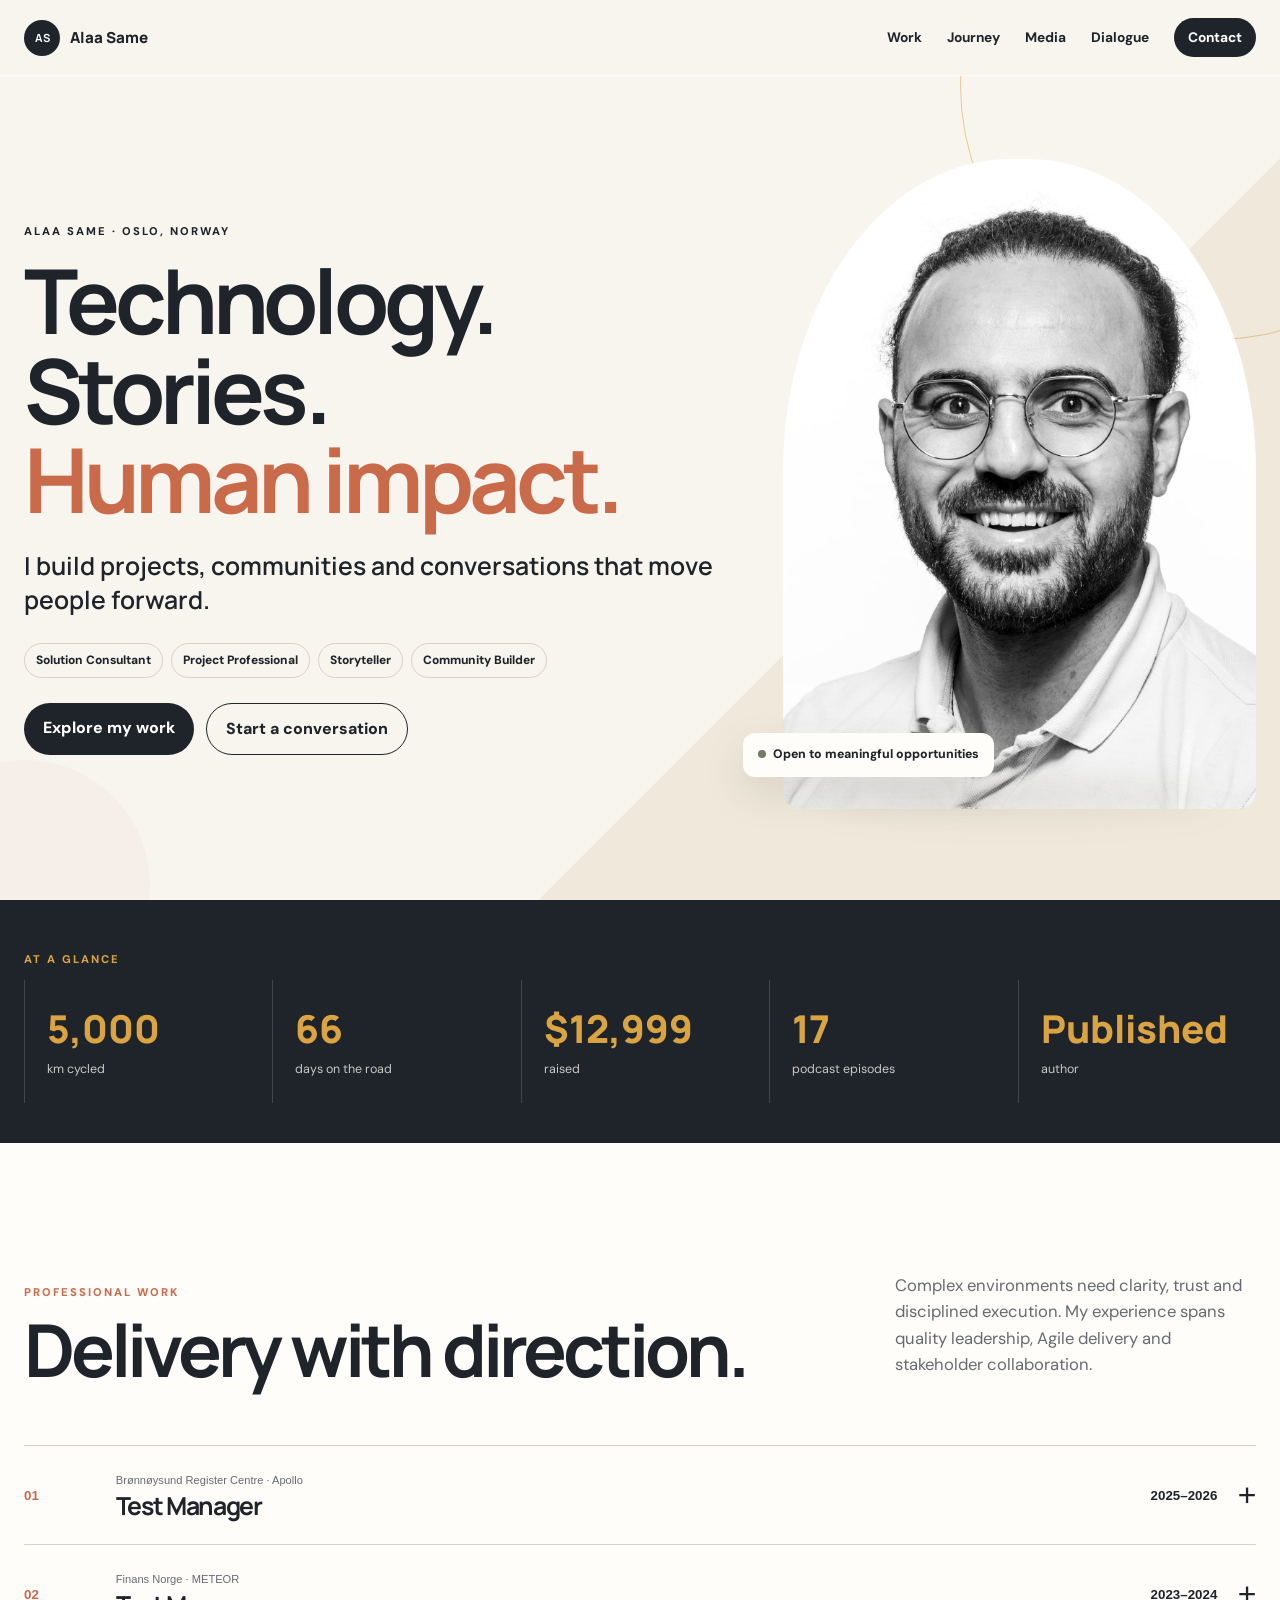
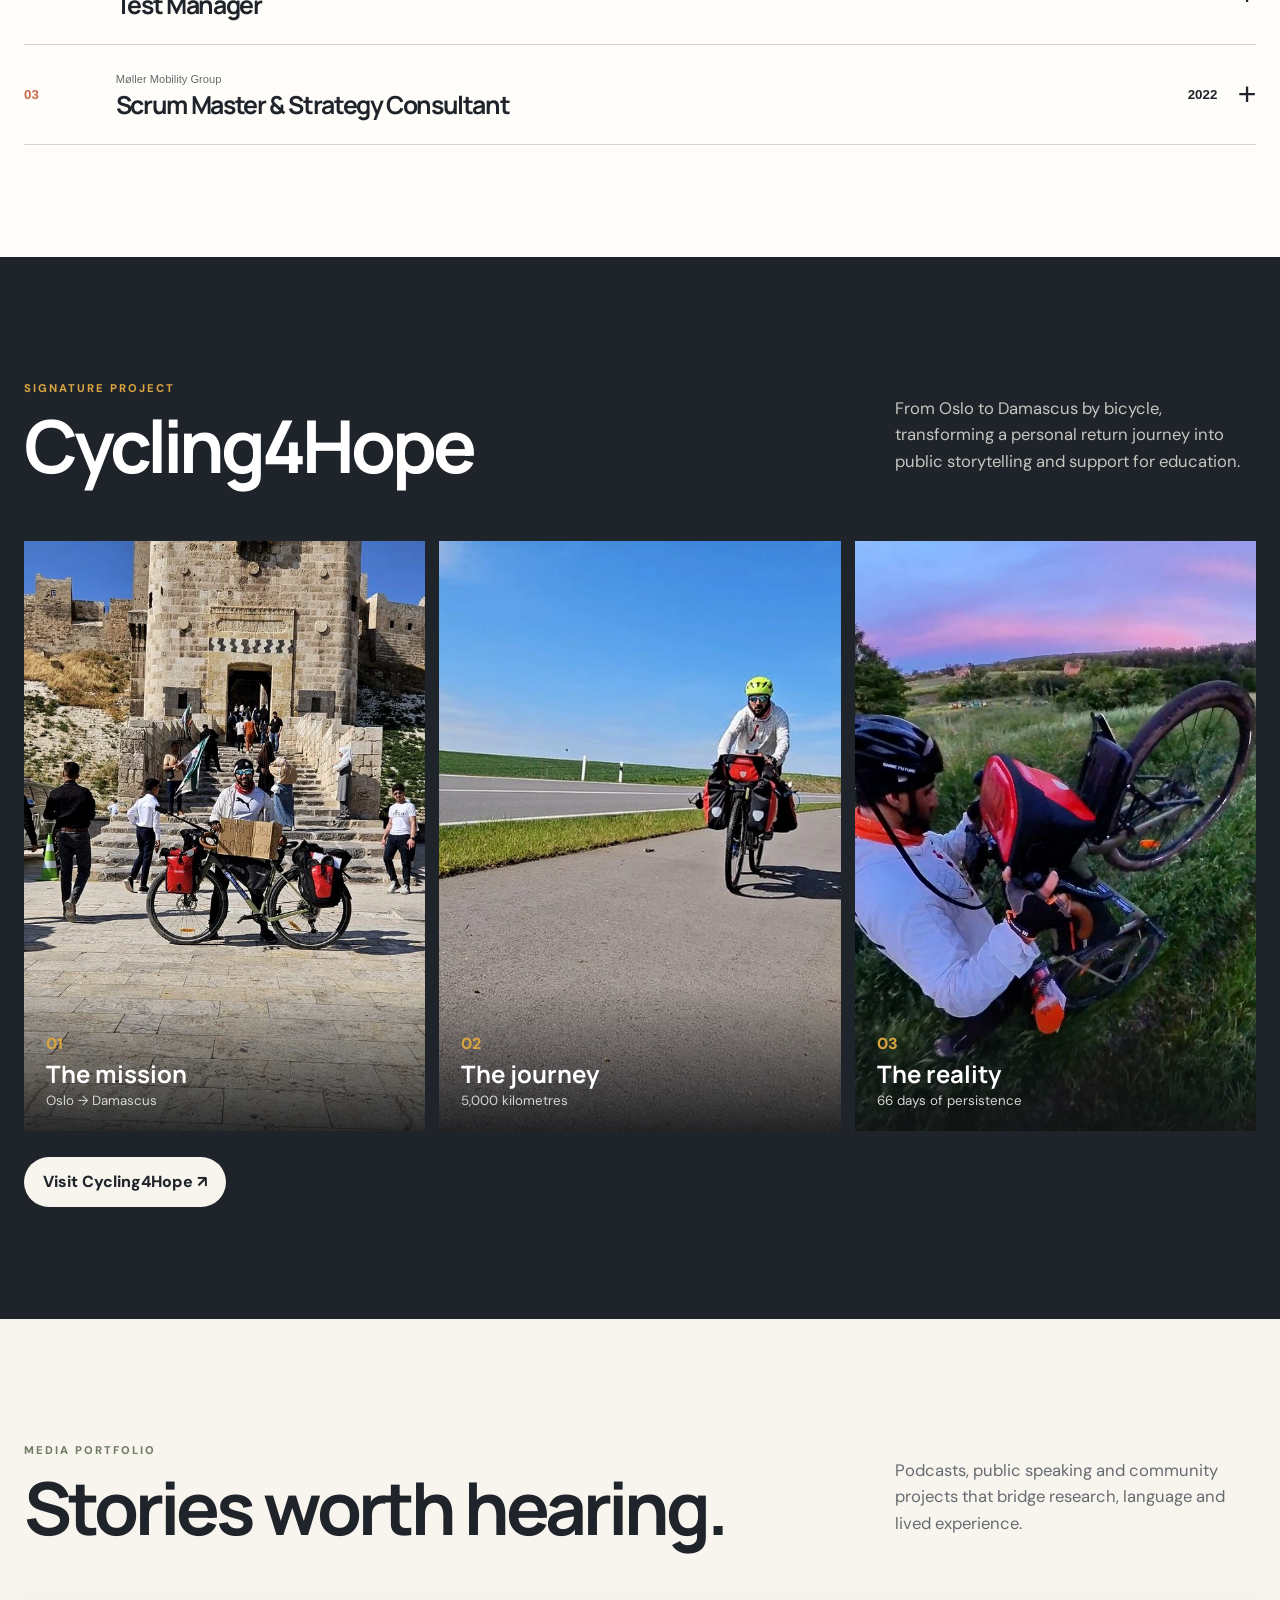
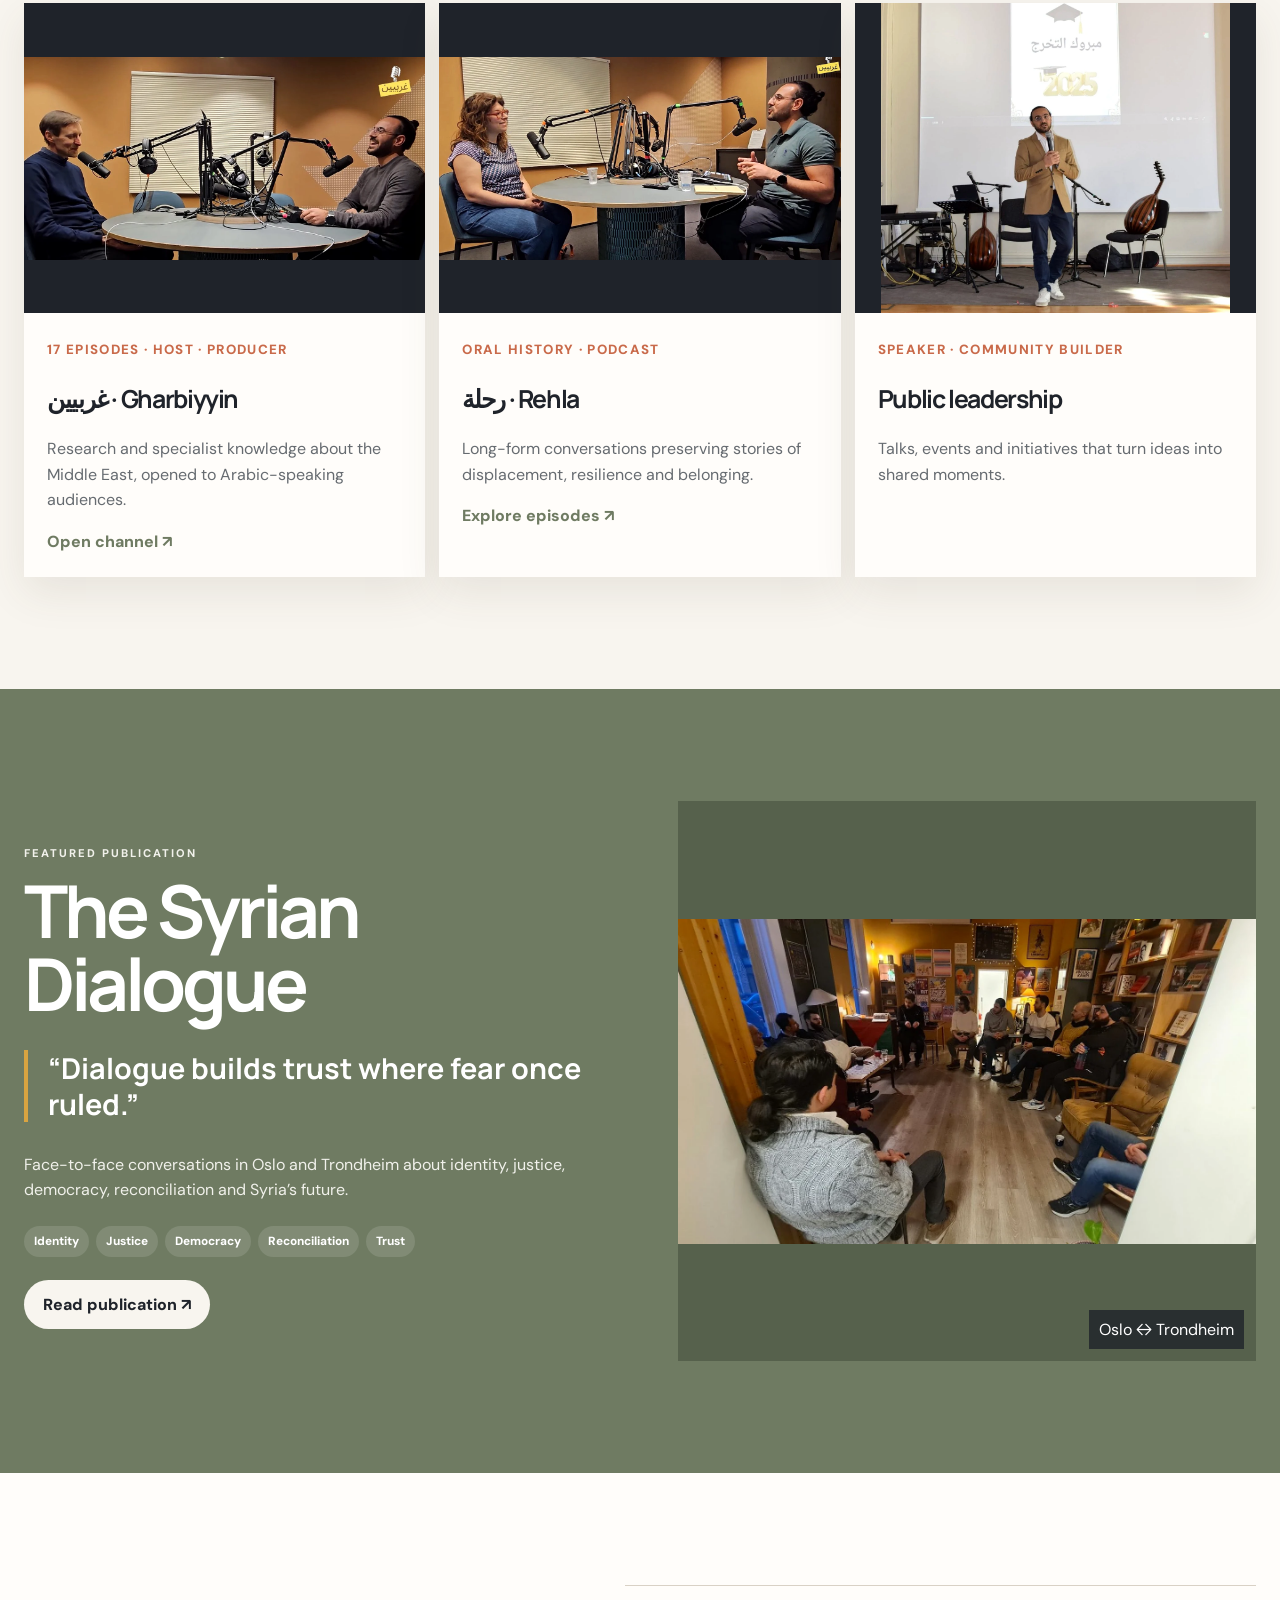
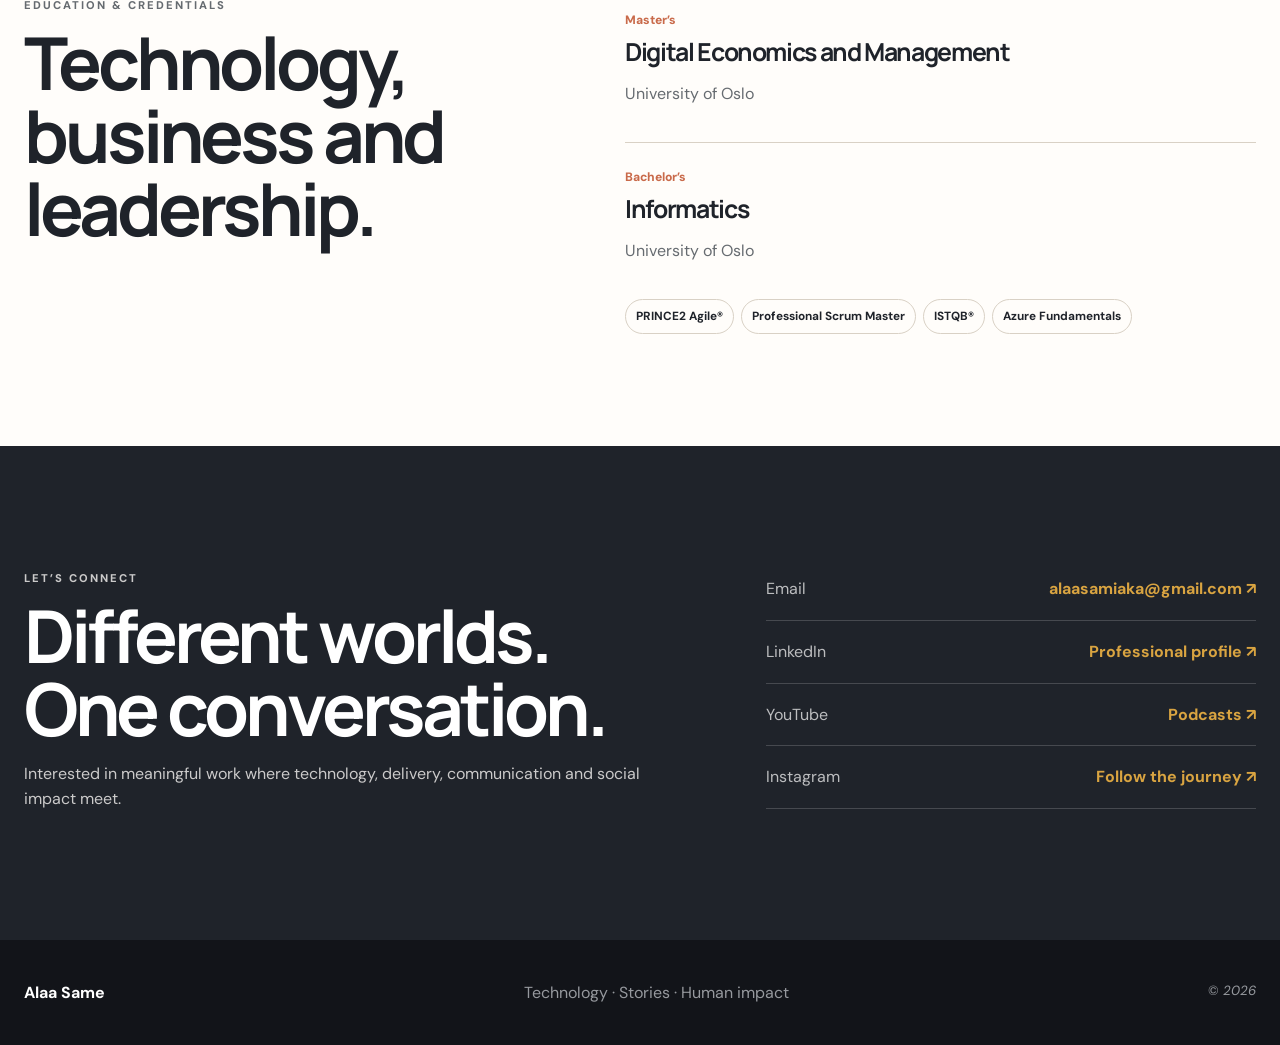
<file: index.html>
<!doctype html><html lang="en"><head><meta charset="utf-8"><meta name="viewport" content="width=device-width,initial-scale=1,viewport-fit=cover"><meta name="theme-color" content="#f8f5ef"><meta name="description" content="Alaa Same connects technology, delivery, storytelling and human impact."><title>Alaa Same | Technology, Stories & Human Impact</title><link rel="preconnect" href="https://fonts.googleapis.com"><link rel="preconnect" href="https://fonts.gstatic.com" crossorigin><link href="https://fonts.googleapis.com/css2?family=DM+Sans:wght@400;500;600;700&family=Manrope:wght@500;600;700;800&display=swap" rel="stylesheet"><link rel="stylesheet" href="assets/styles.css"><script defer src="assets/main.js"></script></head><body><header><div class="wrap nav"><a class="brand" href="#top"><b>AS</b><span>Alaa Same</span></a><button class="menu" aria-expanded="false" aria-controls="mainnav">Menu</button><nav id="mainnav"><a href="#work">Work</a><a href="#cycling">Journey</a><a href="#media">Media</a><a href="#dialogue">Dialogue</a><a class="nav-contact" href="#contact">Contact</a></nav></div></header><main id="top">
<section class="hero"><div class="shape shape-a"></div><div class="shape shape-b"></div><div class="wrap hero-grid"><div class="hero-copy reveal"><p class="eyebrow">Alaa Same · Oslo, Norway</p><h1>Technology.<br>Stories.<br><em>Human impact.</em></h1><p class="hero-line">I build projects, communities and conversations that move people forward.</p><div class="roles"><span>Solution Consultant</span><span>Project Professional</span><span>Storyteller</span><span>Community Builder</span></div><div class="hero-actions"><a class="button primary" href="#work">Explore my work</a><a class="button quiet" href="#contact">Start a conversation</a></div></div><figure class="floating-portrait reveal"><img src="assets/images/profile.webp" alt="Black-and-white portrait"><figcaption><i></i>Open to meaningful opportunities</figcaption></figure></div></section>
<section class="glance"><div class="wrap"><p class="eyebrow">At a glance</p><div class="glance-track"><article><strong data-count="5000">0</strong><span>km cycled</span></article><article><strong data-count="66">0</strong><span>days on the road</span></article><article><strong data-count="13000" data-prefix="$">0</strong><span>raised</span></article><article><strong data-count="17">0</strong><span>podcast episodes</span></article><article><strong>Published</strong><span>author</span></article></div></div></section>
<section id="work" class="section work"><div class="wrap"><div class="section-head reveal"><div><p class="eyebrow rust">Professional work</p><h2>Delivery with direction.</h2></div><p>Complex environments need clarity, trust and disciplined execution. My experience spans quality leadership, Agile delivery and stakeholder collaboration.</p></div><div class="cases"><article class="case reveal"><button><span>01</span><div><small>Brønnøysund Register Centre · Apollo</small><h3>Test Manager</h3></div><b>2025–2026</b><i>+</i></button><div class="detail"><p>Risk-based test leadership, cross-team coordination and traceable execution in a mission-critical programme.</p><div><span>Quality</span><span>Risk</span><span>Delivery</span></div></div></article><article class="case reveal"><button><span>02</span><div><small>Finans Norge · METEOR</small><h3>Test Manager</h3></div><b>2023–2024</b><i>+</i></button><div class="detail"><p>Structured quality assurance across frontend, backend, interfaces and automation in the insurance domain.</p><div><span>Testing</span><span>Agile</span><span>Stakeholders</span></div></div></article><article class="case reveal"><button><span>03</span><div><small>Møller Mobility Group</small><h3>Scrum Master & Strategy Consultant</h3></div><b>2022</b><i>+</i></button><div class="detail"><p>Facilitated a multidisciplinary team and helped shape a decision basis for connected-car opportunities.</p><div><span>Scrum</span><span>Strategy</span><span>Analysis</span></div></div></article></div></div></section>
<section id="cycling" class="section cycling"><div class="wrap"><div class="section-head invert reveal"><div><p class="eyebrow gold">Signature project</p><h2>Cycling4Hope</h2></div><p>From Oslo to Damascus by bicycle, transforming a personal return journey into public storytelling and support for education.</p></div><div class="story-swipe"><figure class="story-card lightboxable" data-src="assets/images/cycle-main.webp"><img src="assets/images/cycle-main.webp" alt="Touring cyclist with loaded bicycle in front of a historic citadel"><figcaption><span>01</span><b>The mission</b><small>Oslo → Damascus</small></figcaption></figure><figure class="story-card lightboxable" data-src="assets/images/cycle-road.webp"><img src="assets/images/cycle-road.webp" alt="Loaded touring bicycle on an open road"><figcaption><span>02</span><b>The journey</b><small>5,000 kilometres</small></figcaption></figure><figure class="story-card lightboxable" data-src="assets/images/cycle-repair.webp"><img src="assets/images/cycle-repair.webp" alt="Repairing a touring bicycle beside a field"><figcaption><span>03</span><b>The reality</b><small>66 days of persistence</small></figcaption></figure></div><div class="swipe-hint">Swipe to explore →</div><a class="button sand" href="https://Cycling4Hope.com" target="_blank" rel="noopener">Visit Cycling4Hope ↗</a></div></section>
<section id="media" class="section media"><div class="wrap"><div class="section-head reveal"><div><p class="eyebrow moss">Media portfolio</p><h2>Stories worth hearing.</h2></div><p>Podcasts, public speaking and community projects that bridge research, language and lived experience.</p></div><div class="media-swipe"><article class="media-card reveal"><figure class="full-image lightboxable" data-src="assets/images/podcast.webp"><img src="assets/images/podcast.webp" alt="Two podcast participants seated across a studio table"></figure><div><small>17 episodes · Host · Producer</small><h3>غربيين · Gharbiyyin</h3><p>Research and specialist knowledge about the Middle East, opened to Arabic-speaking audiences.</p><a href="https://www.youtube.com/@eastwest-0" target="_blank" rel="noopener">Open channel ↗</a></div></article><article class="media-card reveal"><figure class="full-image lightboxable" data-src="assets/images/rehla.webp"><img src="assets/images/rehla.webp" alt="Podcast interview setting"></figure><div><small>Oral history · Podcast</small><h3>رحلة · Rehla</h3><p>Long-form conversations preserving stories of displacement, resilience and belonging.</p><a href="https://www.youtube.com/@eastwest-0" target="_blank" rel="noopener">Explore episodes ↗</a></div></article><article class="media-card reveal"><figure class="full-image lightboxable" data-src="assets/images/speaking.webp"><img src="assets/images/speaking.webp" alt="Public-speaking event"></figure><div><small>Speaker · Community builder</small><h3>Public leadership</h3><p>Talks, events and initiatives that turn ideas into shared moments.</p></div></article></div><div class="swipe-hint dark-hint">Swipe through media →</div></div></section>
<section id="dialogue" class="section dialogue"><div class="wrap dialogue-grid"><div class="dialogue-copy reveal"><p class="eyebrow gold">Featured publication</p><h2>The Syrian Dialogue</h2><blockquote>“Dialogue builds trust where fear once ruled.”</blockquote><p>Face-to-face conversations in Oslo and Trondheim about identity, justice, democracy, reconciliation and Syria’s future.</p><div class="topics"><span>Identity</span><span>Justice</span><span>Democracy</span><span>Reconciliation</span><span>Trust</span></div><a class="button sand" href="https://tidsskriftet-ip.no/index.php/intpol/article/view/7728/12454" target="_blank" rel="noopener">Read publication ↗</a></div><figure class="dialogue-photo lightboxable reveal" data-src="assets/images/community.webp"><img src="assets/images/community.webp" alt="Participants seated in a circle during a dialogue meeting"><figcaption>Oslo ↔ Trondheim</figcaption></figure></div></section>
<section class="section credentials"><div class="wrap credentials-grid reveal"><div><p class="eyebrow rust">Education & credentials</p><h2>Technology, business and leadership.</h2></div><div><article><span>Master’s</span><h3>Digital Economics and Management</h3><p>University of Oslo</p></article><article><span>Bachelor’s</span><h3>Informatics</h3><p>University of Oslo</p></article><div class="badges"><b>PRINCE2 Agile®</b><b>Professional Scrum Master</b><b>ISTQB®</b><b>Azure Fundamentals</b></div></div></div></section>
<section id="contact" class="section contact"><div class="wrap contact-grid"><div class="reveal"><p class="eyebrow gold">Let’s connect</p><h2>Different worlds.<br>One conversation.</h2><p>Interested in meaningful work where technology, delivery, communication and social impact meet.</p></div><div class="links reveal"><a href="mailto:alaasamiaka@gmail.com"><span>Email</span><b>alaasamiaka@gmail.com ↗</b></a><a href="https://www.linkedin.com/in/alaa-same/" target="_blank" rel="noopener"><span>LinkedIn</span><b>Professional profile ↗</b></a><a href="https://www.youtube.com/@eastwest-0" target="_blank" rel="noopener"><span>YouTube</span><b>Podcasts ↗</b></a><a href="https://www.instagram.com/alaa_sami8" target="_blank" rel="noopener"><span>Instagram</span><b>Follow the journey ↗</b></a></div></div></section></main><footer><div class="wrap"><b>Alaa Same</b><span>Technology · Stories · Human impact</span><small>© <i data-year></i></small></div></footer><div class="lightbox"><button aria-label="Close">×</button><img alt="Expanded project image"></div></body></html>
</file>
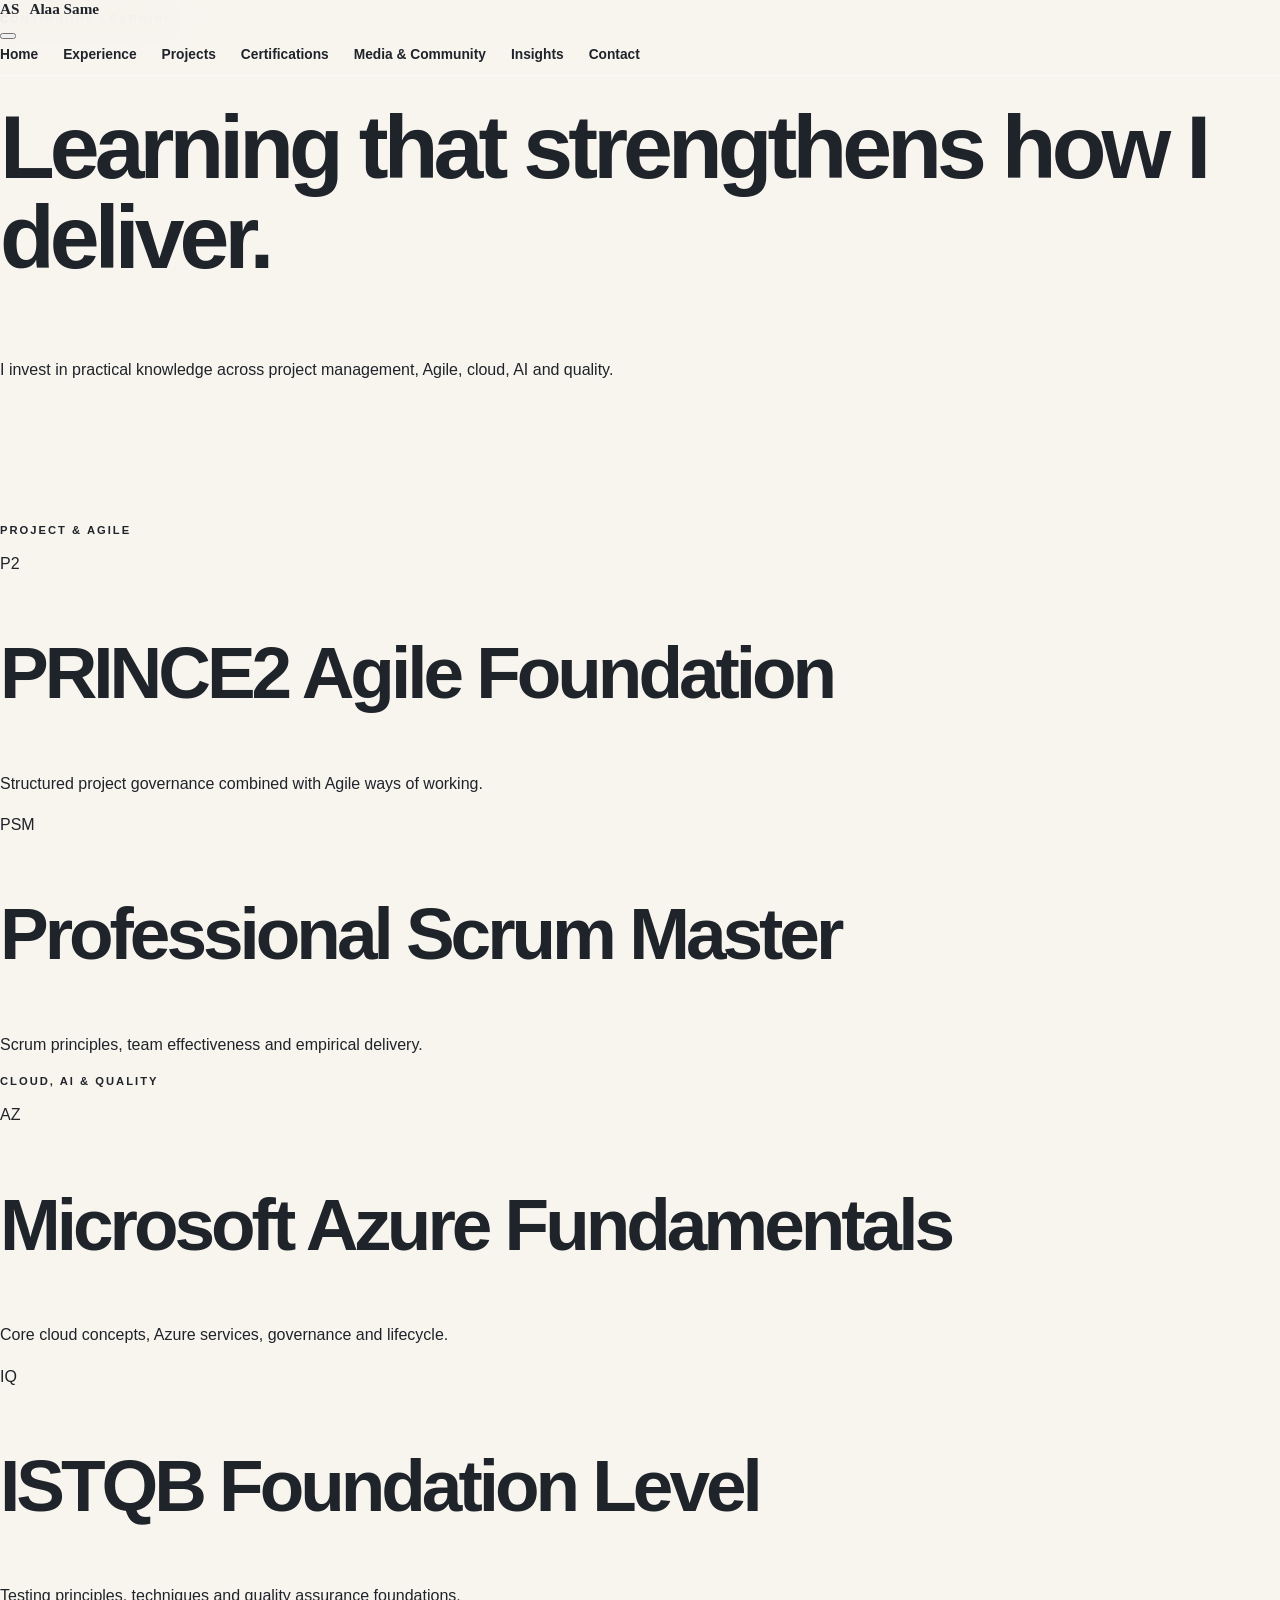
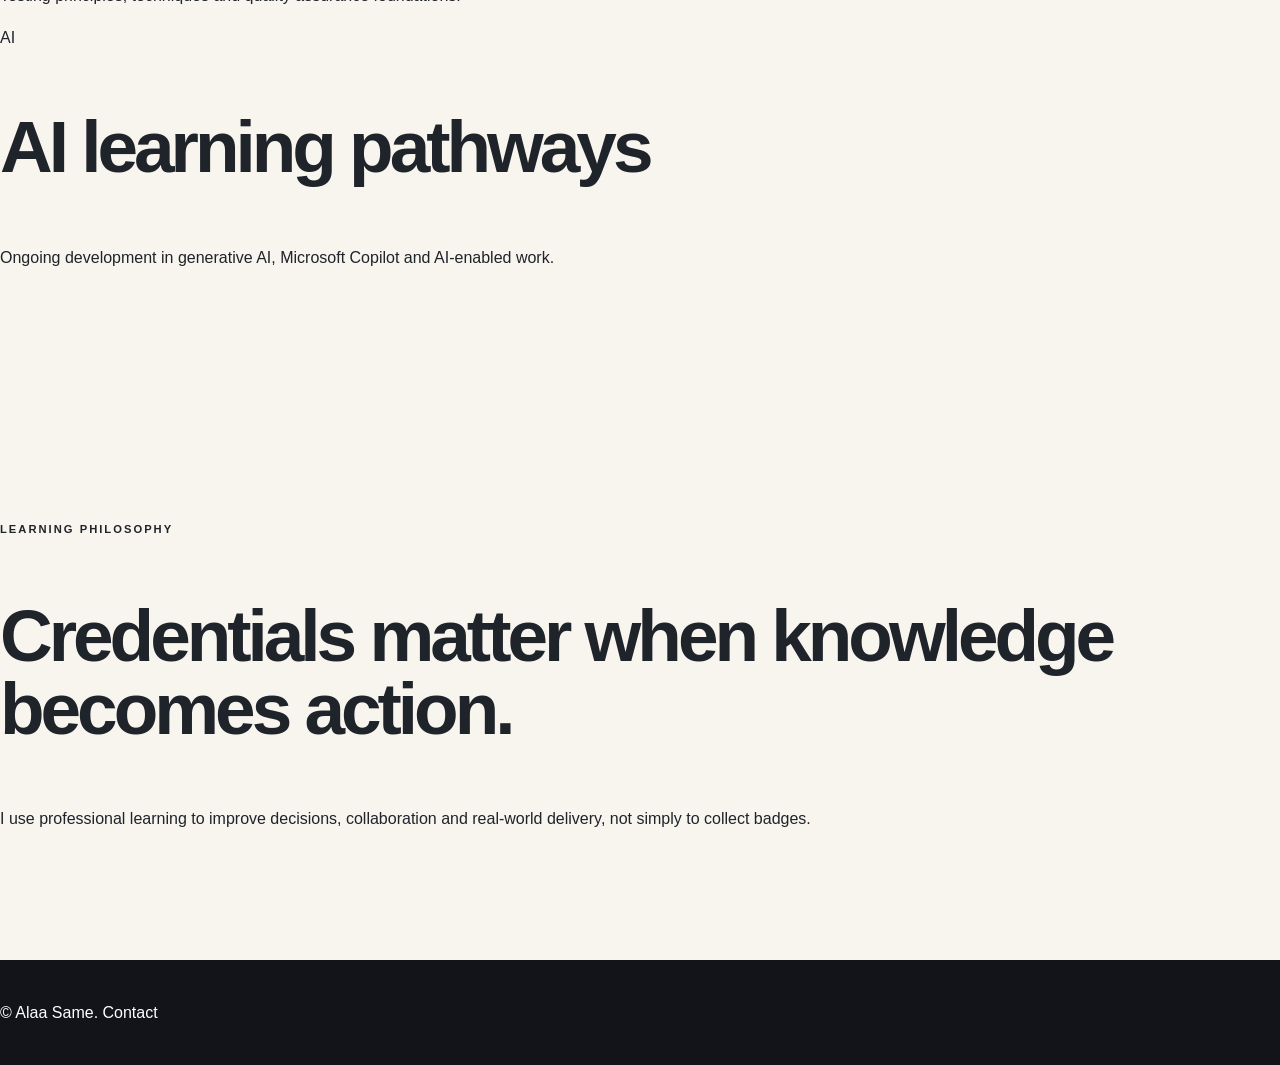
<file: certifications.html>
<!doctype html><html lang="en"><head><meta charset="utf-8"><meta name="viewport" content="width=device-width,initial-scale=1"><meta name="description" content="Certifications and professional learning completed by Alaa Same."><title>Certifications | Alaa Same</title><link rel="stylesheet" href="assets/styles.css"><script defer src="assets/main.js"></script></head><body><header class="site-header"><div class="container nav-wrap"><a class="brand" href="index.html"><span>AS</span>Alaa Same</a><button class="menu-toggle" aria-expanded="false" aria-controls="primary-nav"><span></span><span></span><span></span></button><nav id="primary-nav" class="primary-nav"><a href="index.html">Home</a><a href="experience.html">Experience</a><a href="projects.html">Projects</a><a class="active" href="certifications.html">Certifications</a><a href="media.html">Media & Community</a><a href="insights.html">Insights</a><a class="nav-cta" href="contact.html">Contact</a></nav></div></header><main><section class="page-hero"><div class="container narrow"><p class="eyebrow">Continuous learning</p><h1>Learning that strengthens how I deliver.</h1><p>I invest in practical knowledge across project management, Agile, cloud, AI and quality.</p></div></section><section class="section"><div class="container cert-groups"><div><p class="eyebrow">Project & Agile</p><div class="cert-grid"><article class="cert-card"><div class="cert-mark">P2</div><div><h2>PRINCE2 Agile Foundation</h2><p>Structured project governance combined with Agile ways of working.</p></div></article><article class="cert-card"><div class="cert-mark">PSM</div><div><h2>Professional Scrum Master</h2><p>Scrum principles, team effectiveness and empirical delivery.</p></div></article></div></div><div><p class="eyebrow">Cloud, AI & quality</p><div class="cert-grid"><article class="cert-card"><div class="cert-mark">AZ</div><div><h2>Microsoft Azure Fundamentals</h2><p>Core cloud concepts, Azure services, governance and lifecycle.</p></div></article><article class="cert-card"><div class="cert-mark">IQ</div><div><h2>ISTQB Foundation Level</h2><p>Testing principles, techniques and quality assurance foundations.</p></div></article><article class="cert-card"><div class="cert-mark">AI</div><div><h2>AI learning pathways</h2><p>Ongoing development in generative AI, Microsoft Copilot and AI-enabled work.</p></div></article></div></div></div></section><section class="section dark"><div class="container split"><div><p class="eyebrow">Learning philosophy</p><h2>Credentials matter when knowledge becomes action.</h2></div><div class="prose"><p>I use professional learning to improve decisions, collaboration and real-world delivery, not simply to collect badges.</p></div></div></section></main><footer class="site-footer"><div class="container copyright">© <span data-year></span> Alaa Same. <a href="contact.html">Contact</a></div></footer></body></html>
</file>
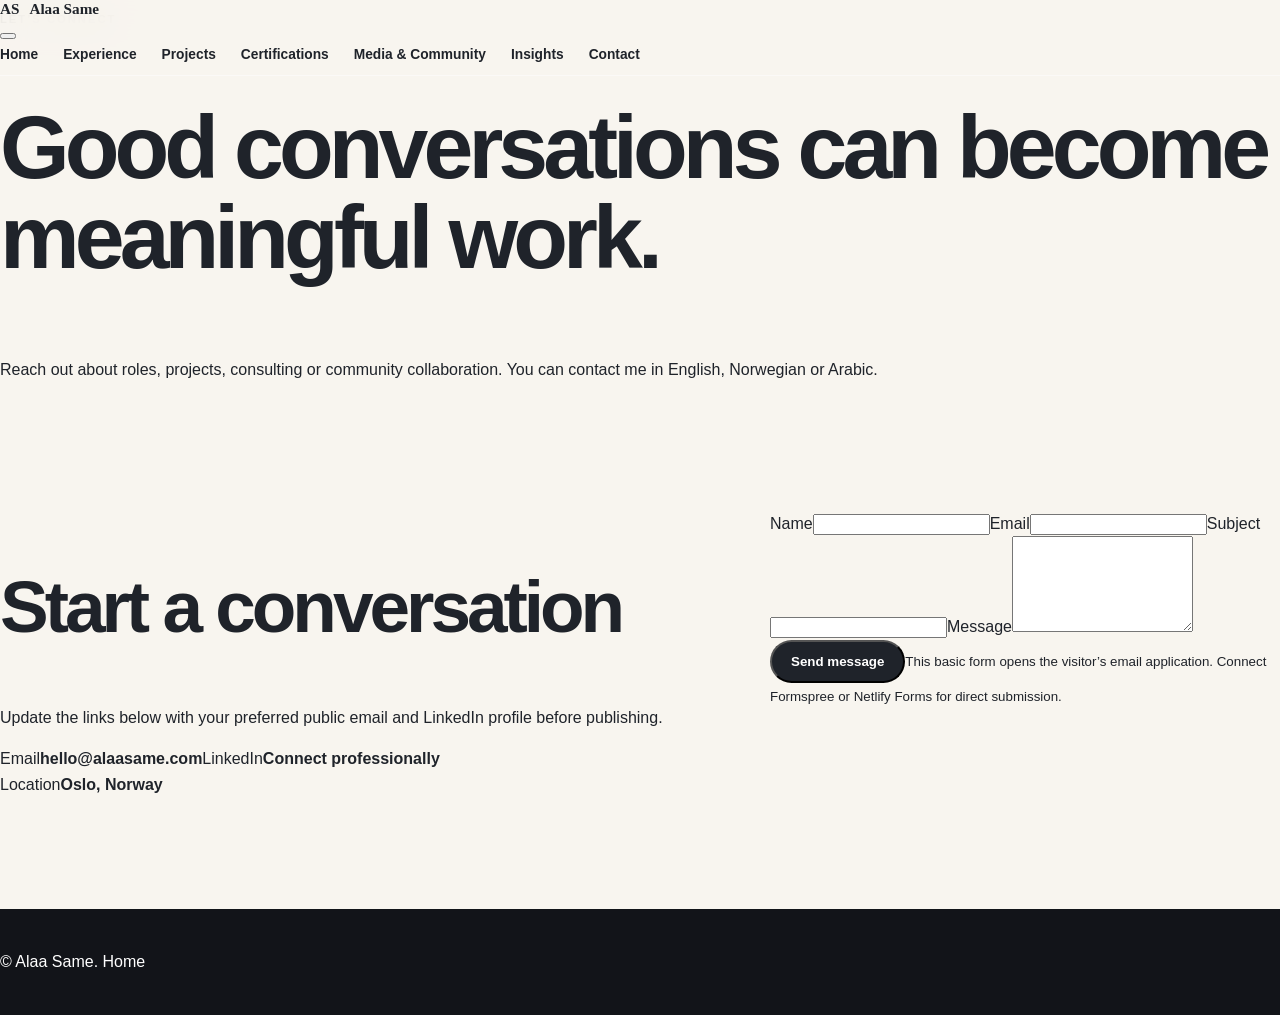
<file: contact.html>
<!doctype html><html lang="en"><head><meta charset="utf-8"><meta name="viewport" content="width=device-width,initial-scale=1"><meta name="description" content="Contact Alaa Same for opportunities, projects and collaboration."><title>Contact | Alaa Same</title><link rel="stylesheet" href="assets/styles.css"><script defer src="assets/main.js"></script></head><body><header class="site-header"><div class="container nav-wrap"><a class="brand" href="index.html"><span>AS</span>Alaa Same</a><button class="menu-toggle" aria-expanded="false" aria-controls="primary-nav"><span></span><span></span><span></span></button><nav id="primary-nav" class="primary-nav"><a href="index.html">Home</a><a href="experience.html">Experience</a><a href="projects.html">Projects</a><a href="certifications.html">Certifications</a><a href="media.html">Media & Community</a><a href="insights.html">Insights</a><a class="nav-cta active" href="contact.html">Contact</a></nav></div></header><main><section class="page-hero"><div class="container narrow"><p class="eyebrow">Let’s connect</p><h1>Good conversations can become meaningful work.</h1><p>Reach out about roles, projects, consulting or community collaboration. You can contact me in English, Norwegian or Arabic.</p></div></section><section class="section"><div class="container contact-grid"><div><h2>Start a conversation</h2><p class="muted">Update the links below with your preferred public email and LinkedIn profile before publishing.</p><div class="contact-links"><a href="mailto:hello@alaasame.com"><span>Email</span><strong>hello@alaasame.com</strong></a><a href="https://www.linkedin.com/" rel="noopener"><span>LinkedIn</span><strong>Connect professionally</strong></a><div><span>Location</span><strong>Oslo, Norway</strong></div></div></div><form class="contact-form" action="mailto:hello@alaasame.com" method="post" enctype="text/plain"><label>Name<input required name="name" autocomplete="name"></label><label>Email<input required type="email" name="email" autocomplete="email"></label><label>Subject<input required name="subject"></label><label>Message<textarea required name="message" rows="6"></textarea></label><button class="button primary" type="submit">Send message</button><small>This basic form opens the visitor’s email application. Connect Formspree or Netlify Forms for direct submission.</small></form></div></section></main><footer class="site-footer"><div class="container copyright">© <span data-year></span> Alaa Same. <a href="index.html">Home</a></div></footer></body></html>
</file>
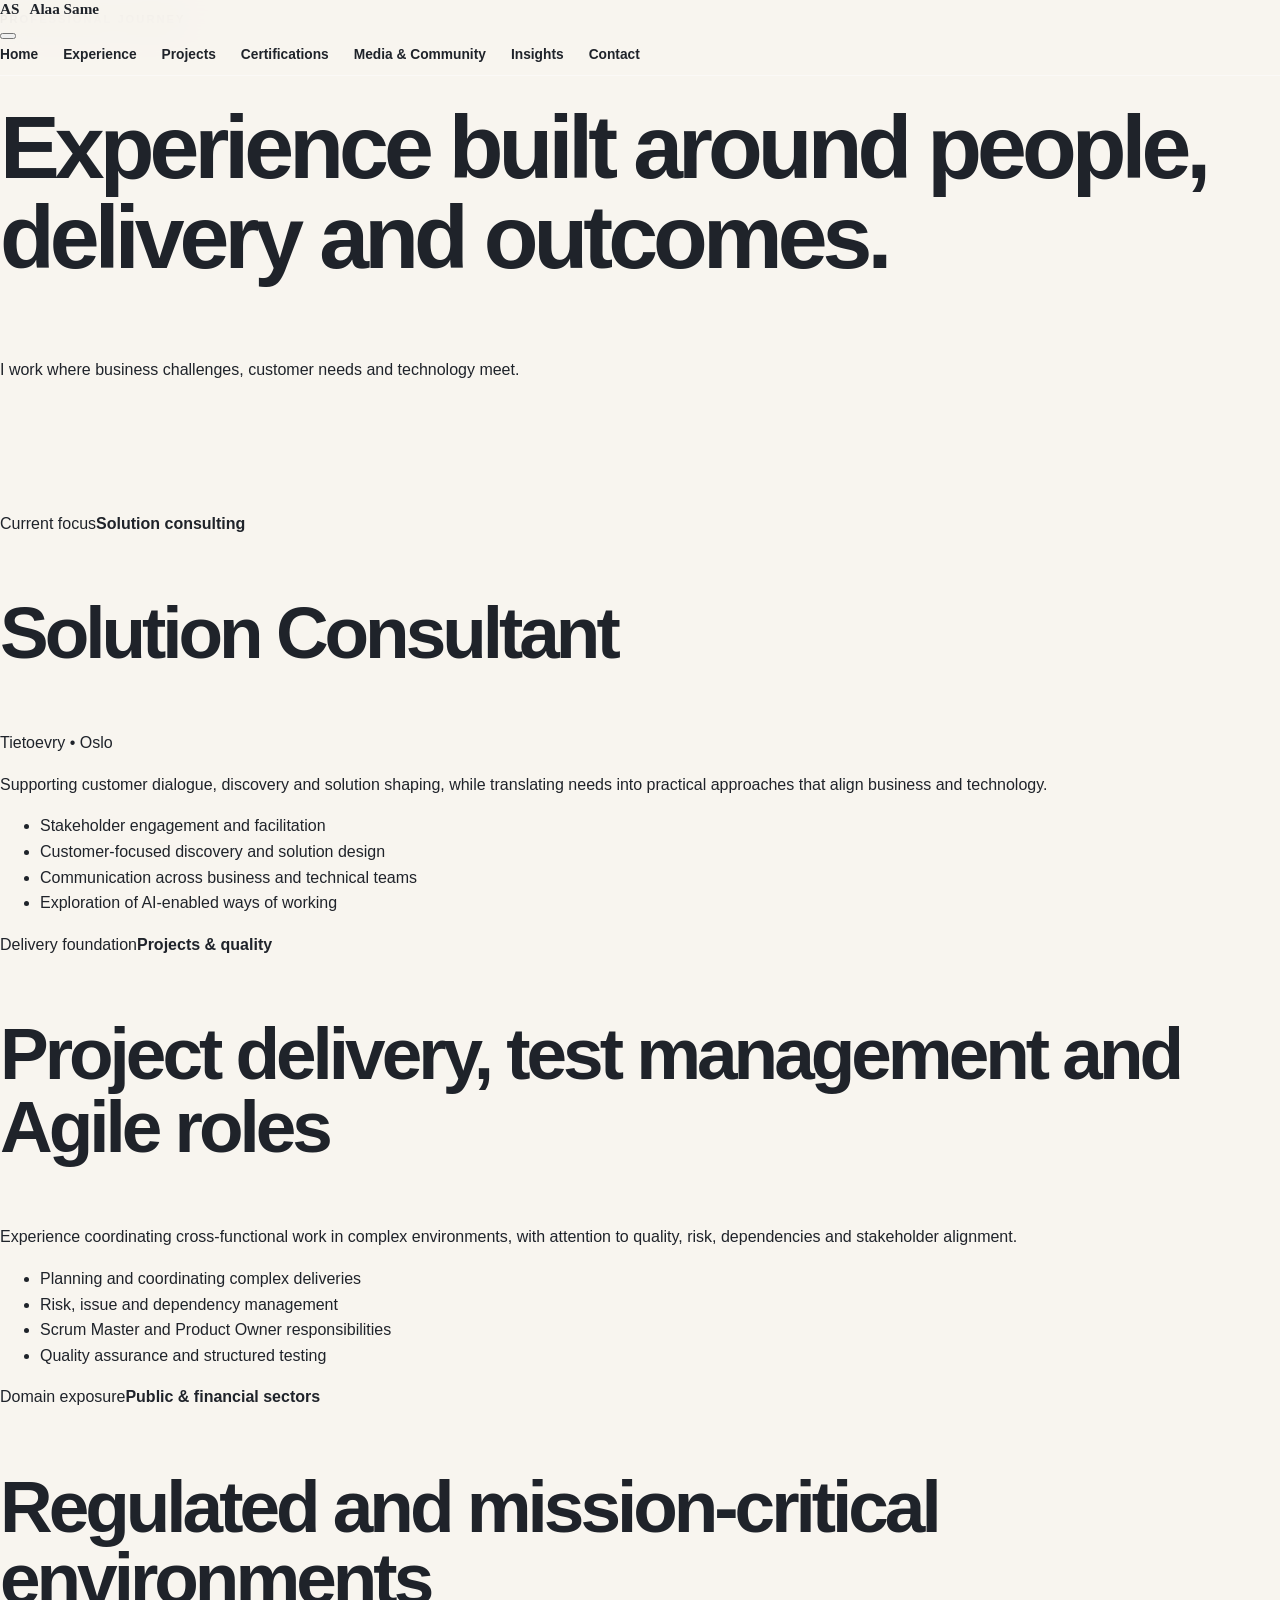
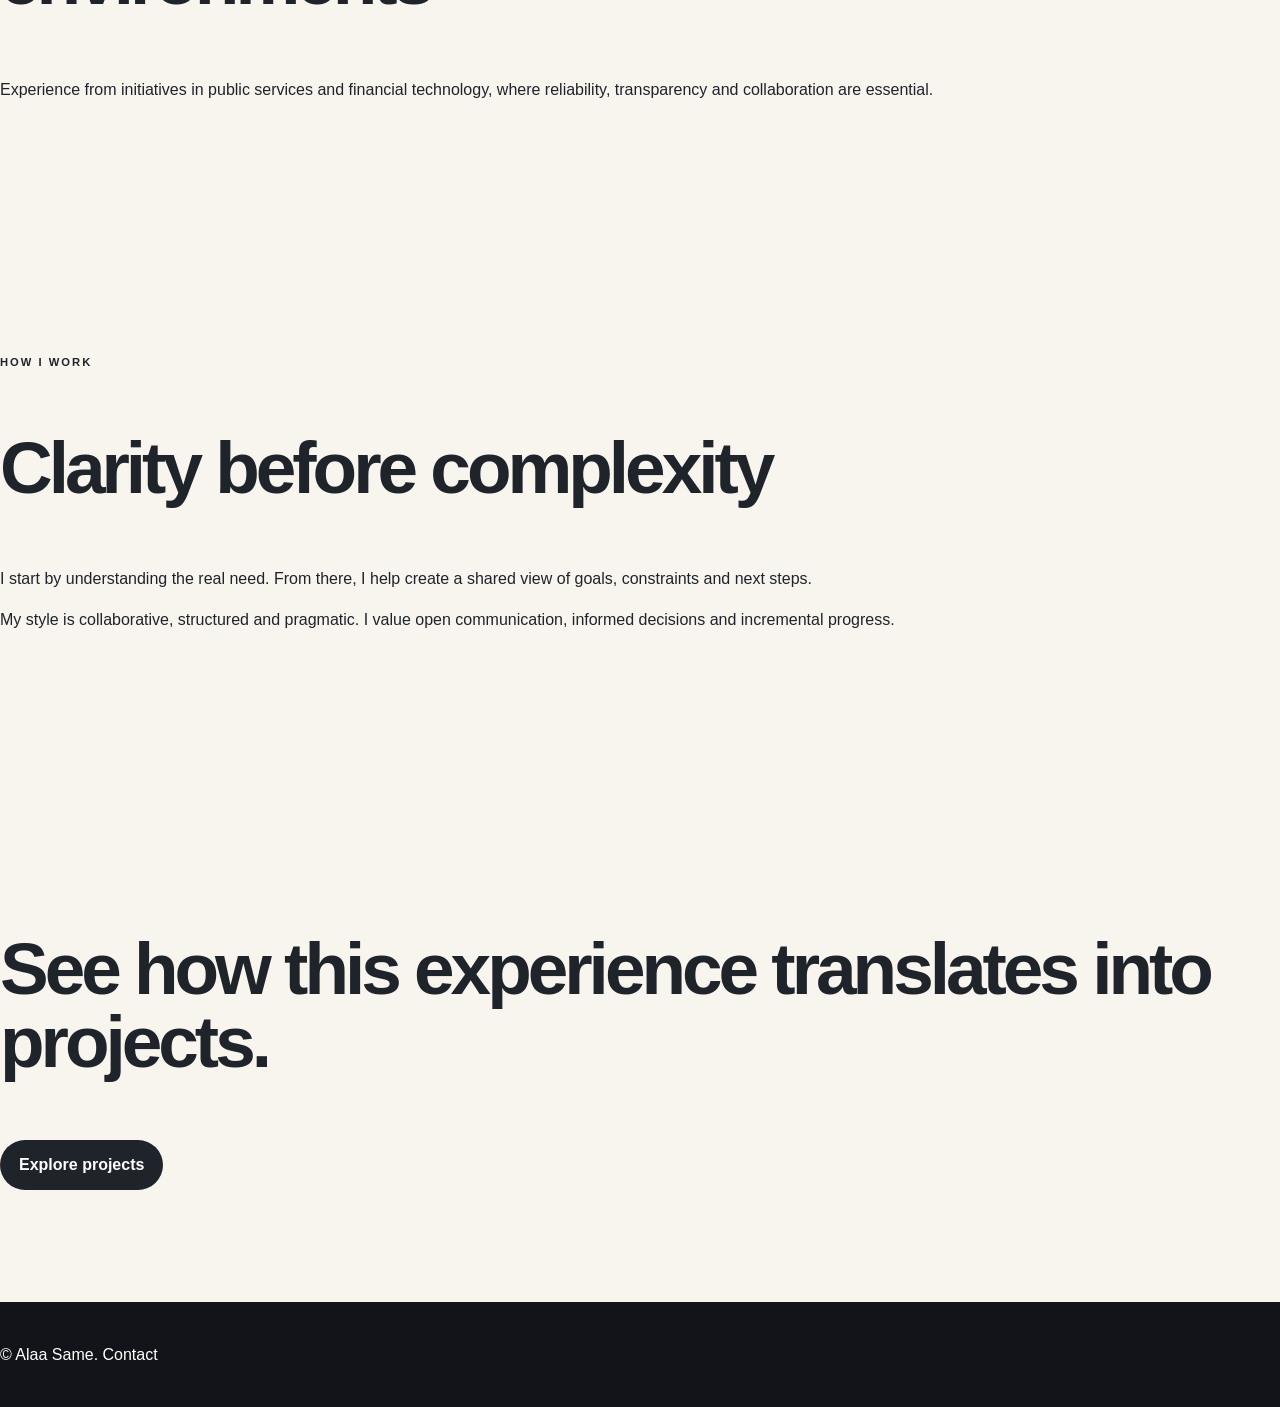
<file: experience.html>
<!doctype html><html lang="en"><head><meta charset="utf-8"><meta name="viewport" content="width=device-width,initial-scale=1"><meta name="description" content="Professional experience of Alaa Same in solution consulting, project delivery, quality and Agile leadership."><title>Experience | Alaa Same</title><link rel="stylesheet" href="assets/styles.css"><script defer src="assets/main.js"></script></head><body data-page="experience"><header class="site-header"><div class="container nav-wrap"><a class="brand" href="index.html"><span>AS</span>Alaa Same</a><button class="menu-toggle" aria-expanded="false" aria-controls="primary-nav"><span></span><span></span><span></span></button><nav id="primary-nav" class="primary-nav"><a href="index.html">Home</a><a class="active" href="experience.html">Experience</a><a href="projects.html">Projects</a><a href="certifications.html">Certifications</a><a href="media.html">Media & Community</a><a href="insights.html">Insights</a><a class="nav-cta" href="contact.html">Contact</a></nav></div></header><main><section class="page-hero"><div class="container narrow"><p class="eyebrow">Professional journey</p><h1>Experience built around people, delivery and outcomes.</h1><p>I work where business challenges, customer needs and technology meet.</p></div></section><section class="section"><div class="container timeline">
<article><div class="timeline-meta"><span>Current focus</span><strong>Solution consulting</strong></div><div><h2>Solution Consultant</h2><p class="muted">Tietoevry • Oslo</p><p>Supporting customer dialogue, discovery and solution shaping, while translating needs into practical approaches that align business and technology.</p><ul class="check-list"><li>Stakeholder engagement and facilitation</li><li>Customer-focused discovery and solution design</li><li>Communication across business and technical teams</li><li>Exploration of AI-enabled ways of working</li></ul></div></article>
<article><div class="timeline-meta"><span>Delivery foundation</span><strong>Projects & quality</strong></div><div><h2>Project delivery, test management and Agile roles</h2><p>Experience coordinating cross-functional work in complex environments, with attention to quality, risk, dependencies and stakeholder alignment.</p><ul class="check-list"><li>Planning and coordinating complex deliveries</li><li>Risk, issue and dependency management</li><li>Scrum Master and Product Owner responsibilities</li><li>Quality assurance and structured testing</li></ul></div></article>
<article><div class="timeline-meta"><span>Domain exposure</span><strong>Public & financial sectors</strong></div><div><h2>Regulated and mission-critical environments</h2><p>Experience from initiatives in public services and financial technology, where reliability, transparency and collaboration are essential.</p></div></article></div></section><section class="section alt"><div class="container split"><div><p class="eyebrow">How I work</p><h2>Clarity before complexity</h2></div><div class="prose"><p>I start by understanding the real need. From there, I help create a shared view of goals, constraints and next steps.</p><p>My style is collaborative, structured and pragmatic. I value open communication, informed decisions and incremental progress.</p></div></div></section><section class="section cta"><div class="container cta-box"><div><h2>See how this experience translates into projects.</h2></div><a class="button primary" href="projects.html">Explore projects</a></div></section></main><footer class="site-footer"><div class="container copyright">© <span data-year></span> Alaa Same. <a href="contact.html">Contact</a></div></footer></body></html>
</file>
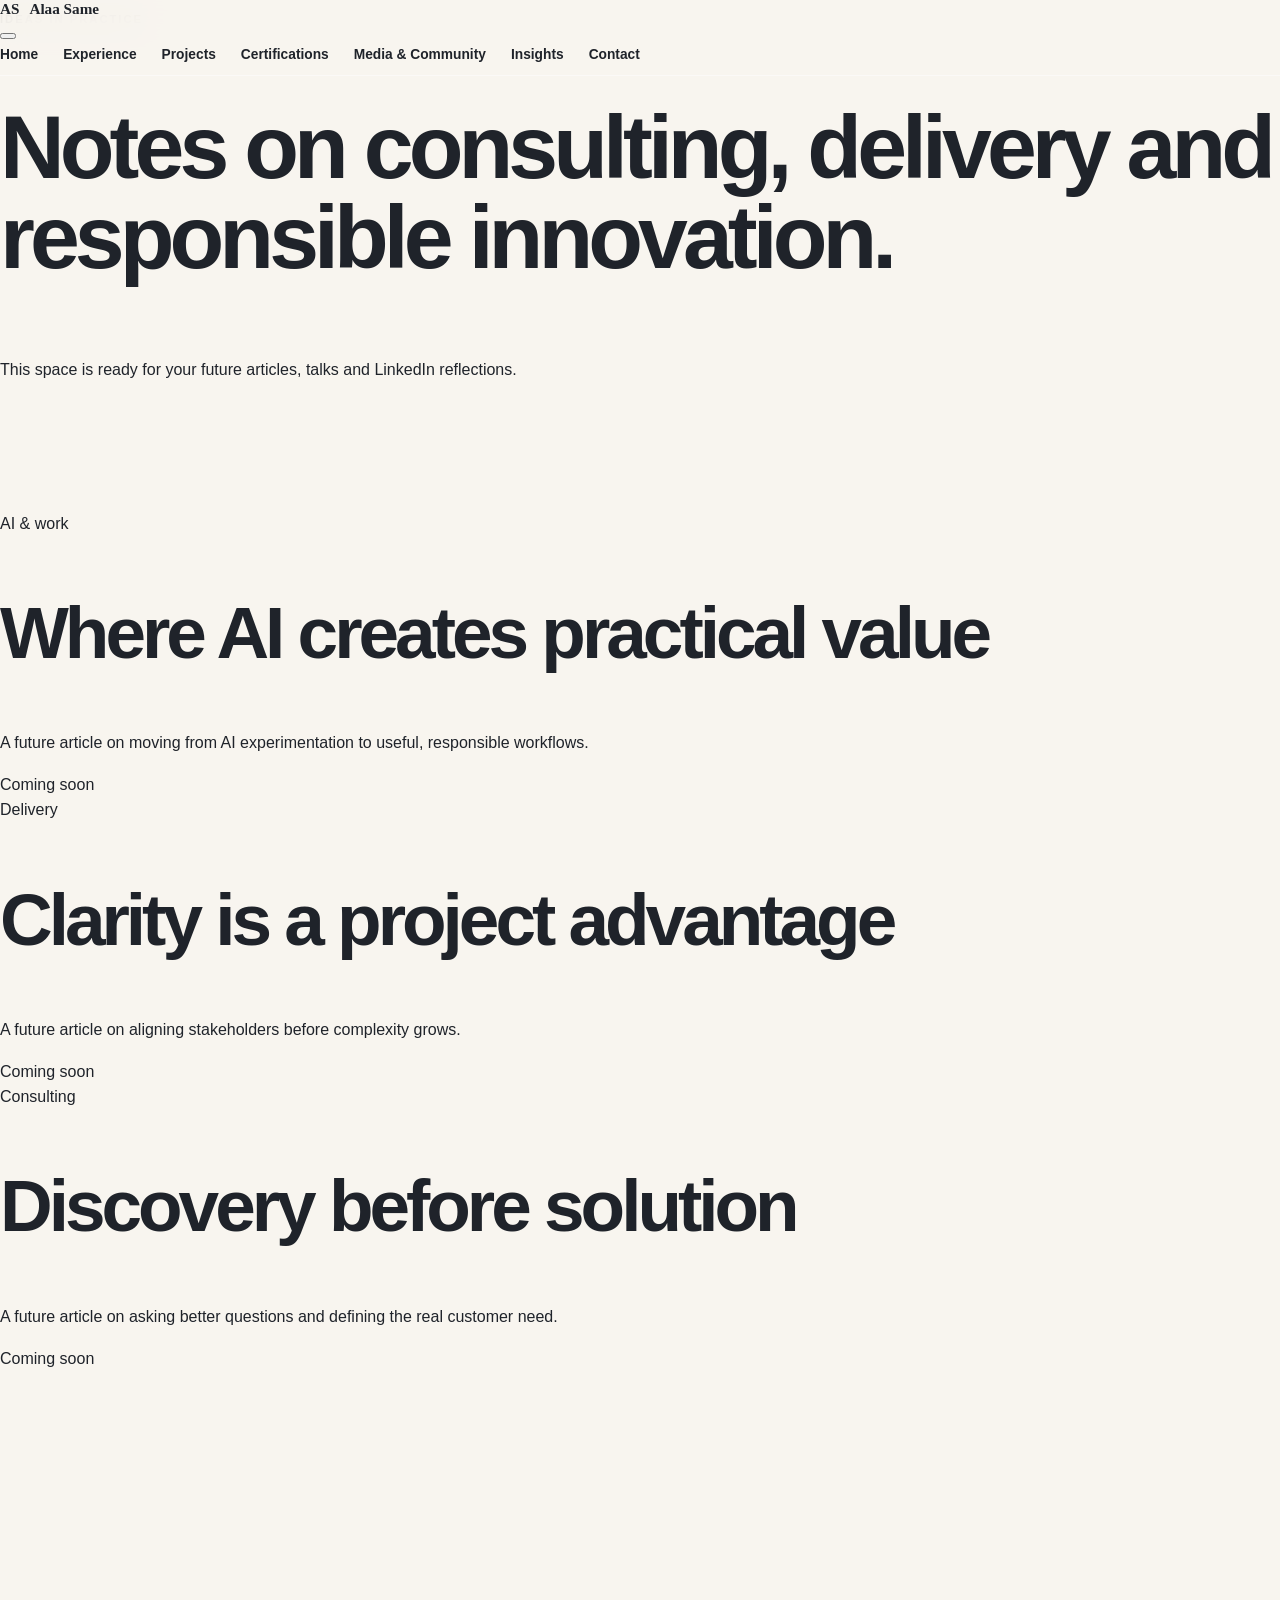
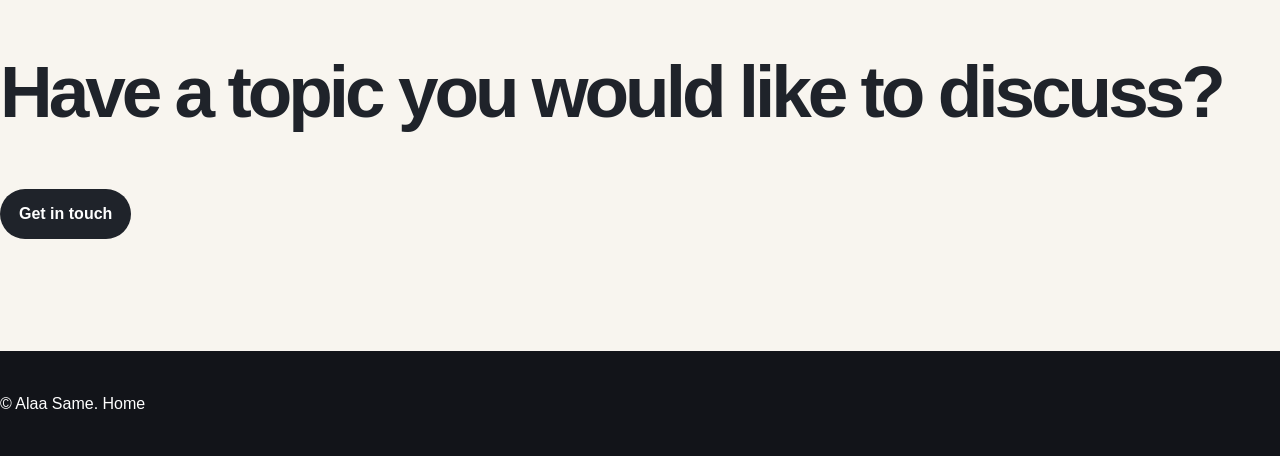
<file: insights.html>
<!doctype html><html lang="en"><head><meta charset="utf-8"><meta name="viewport" content="width=device-width,initial-scale=1"><meta name="description" content="Insights from Alaa Same on consulting, project delivery, Agile and AI."><title>Insights | Alaa Same</title><link rel="stylesheet" href="assets/styles.css"><script defer src="assets/main.js"></script></head><body><header class="site-header"><div class="container nav-wrap"><a class="brand" href="index.html"><span>AS</span>Alaa Same</a><button class="menu-toggle" aria-expanded="false" aria-controls="primary-nav"><span></span><span></span><span></span></button><nav id="primary-nav" class="primary-nav"><a href="index.html">Home</a><a href="experience.html">Experience</a><a href="projects.html">Projects</a><a href="certifications.html">Certifications</a><a href="media.html">Media & Community</a><a class="active" href="insights.html">Insights</a><a class="nav-cta" href="contact.html">Contact</a></nav></div></header><main><section class="page-hero"><div class="container narrow"><p class="eyebrow">Ideas in practice</p><h1>Notes on consulting, delivery and responsible innovation.</h1><p>This space is ready for your future articles, talks and LinkedIn reflections.</p></div></section><section class="section"><div class="container"><div class="article-grid"><article><span class="tag">AI & work</span><h2>Where AI creates practical value</h2><p>A future article on moving from AI experimentation to useful, responsible workflows.</p><span class="coming">Coming soon</span></article><article><span class="tag">Delivery</span><h2>Clarity is a project advantage</h2><p>A future article on aligning stakeholders before complexity grows.</p><span class="coming">Coming soon</span></article><article><span class="tag">Consulting</span><h2>Discovery before solution</h2><p>A future article on asking better questions and defining the real customer need.</p><span class="coming">Coming soon</span></article></div></div></section><section class="section cta"><div class="container cta-box"><div><h2>Have a topic you would like to discuss?</h2></div><a class="button primary" href="contact.html">Get in touch</a></div></section></main><footer class="site-footer"><div class="container copyright">© <span data-year></span> Alaa Same. <a href="index.html">Home</a></div></footer></body></html>
</file>
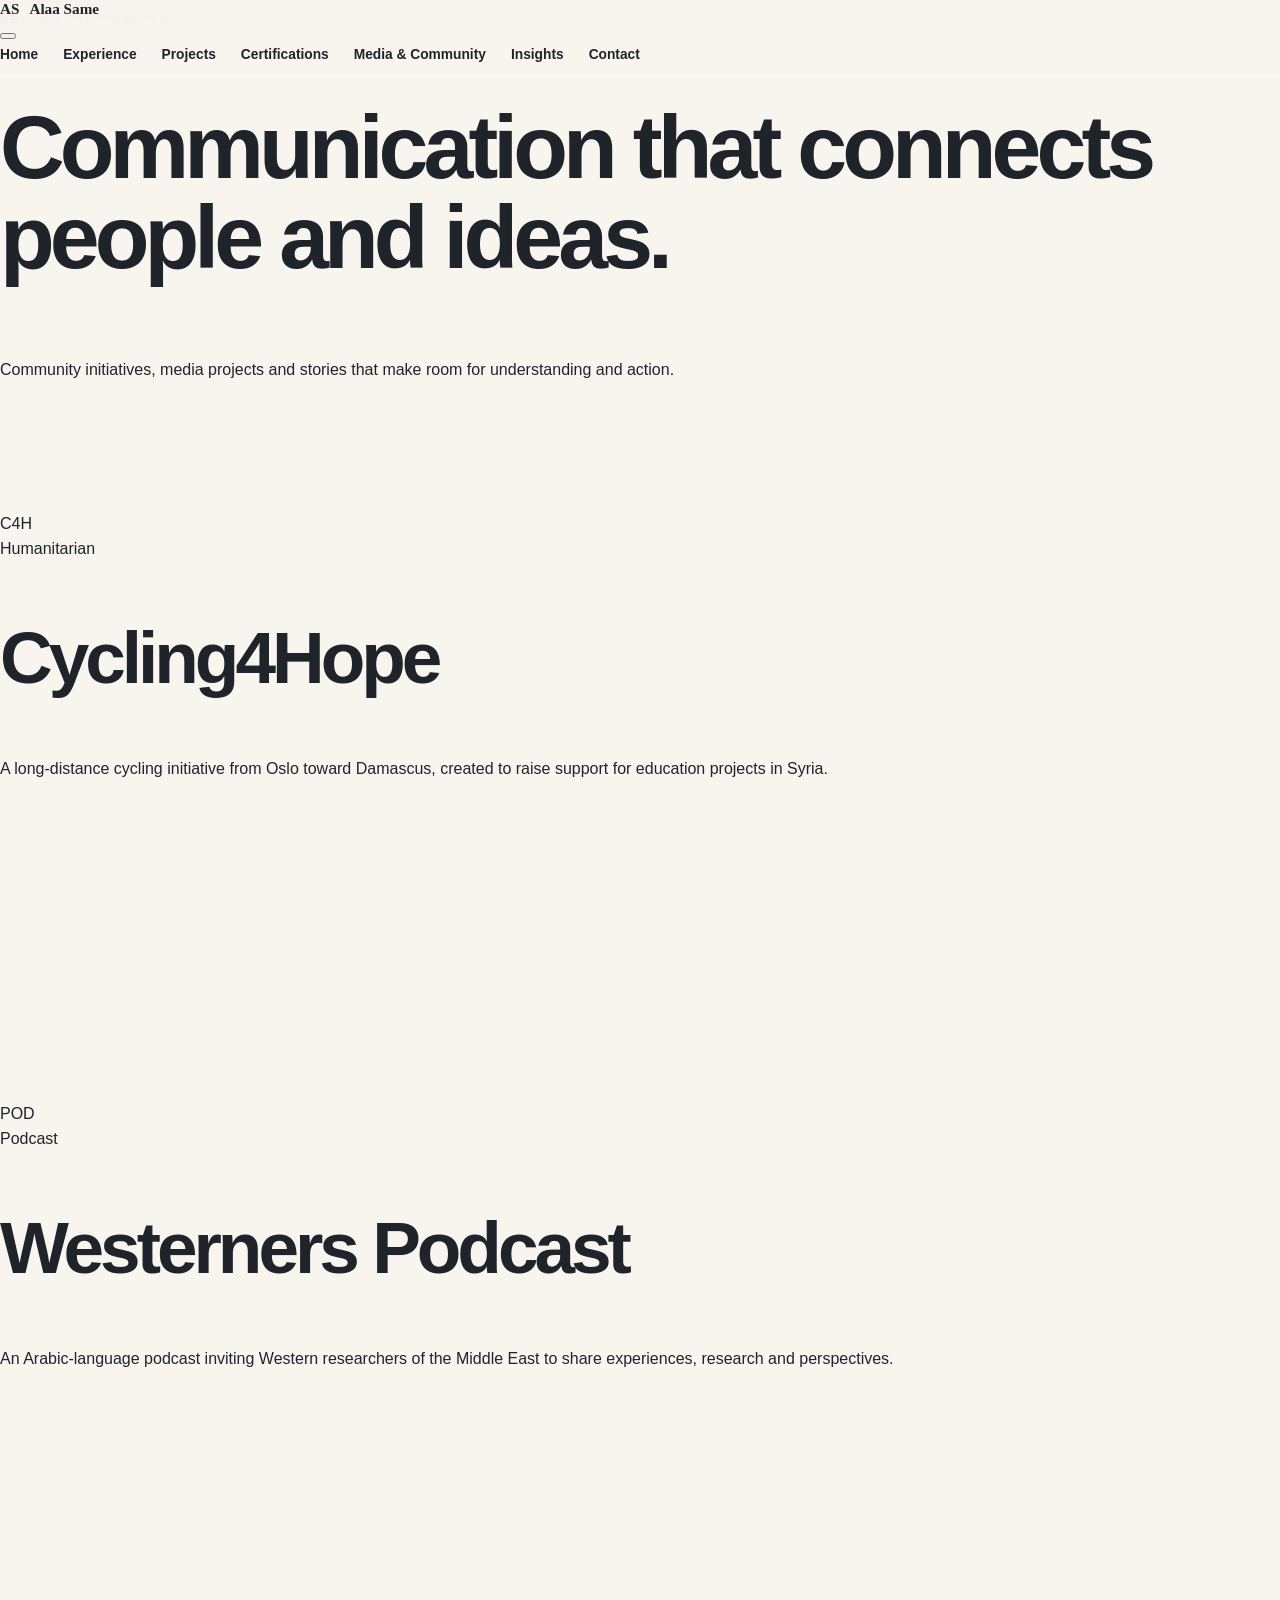
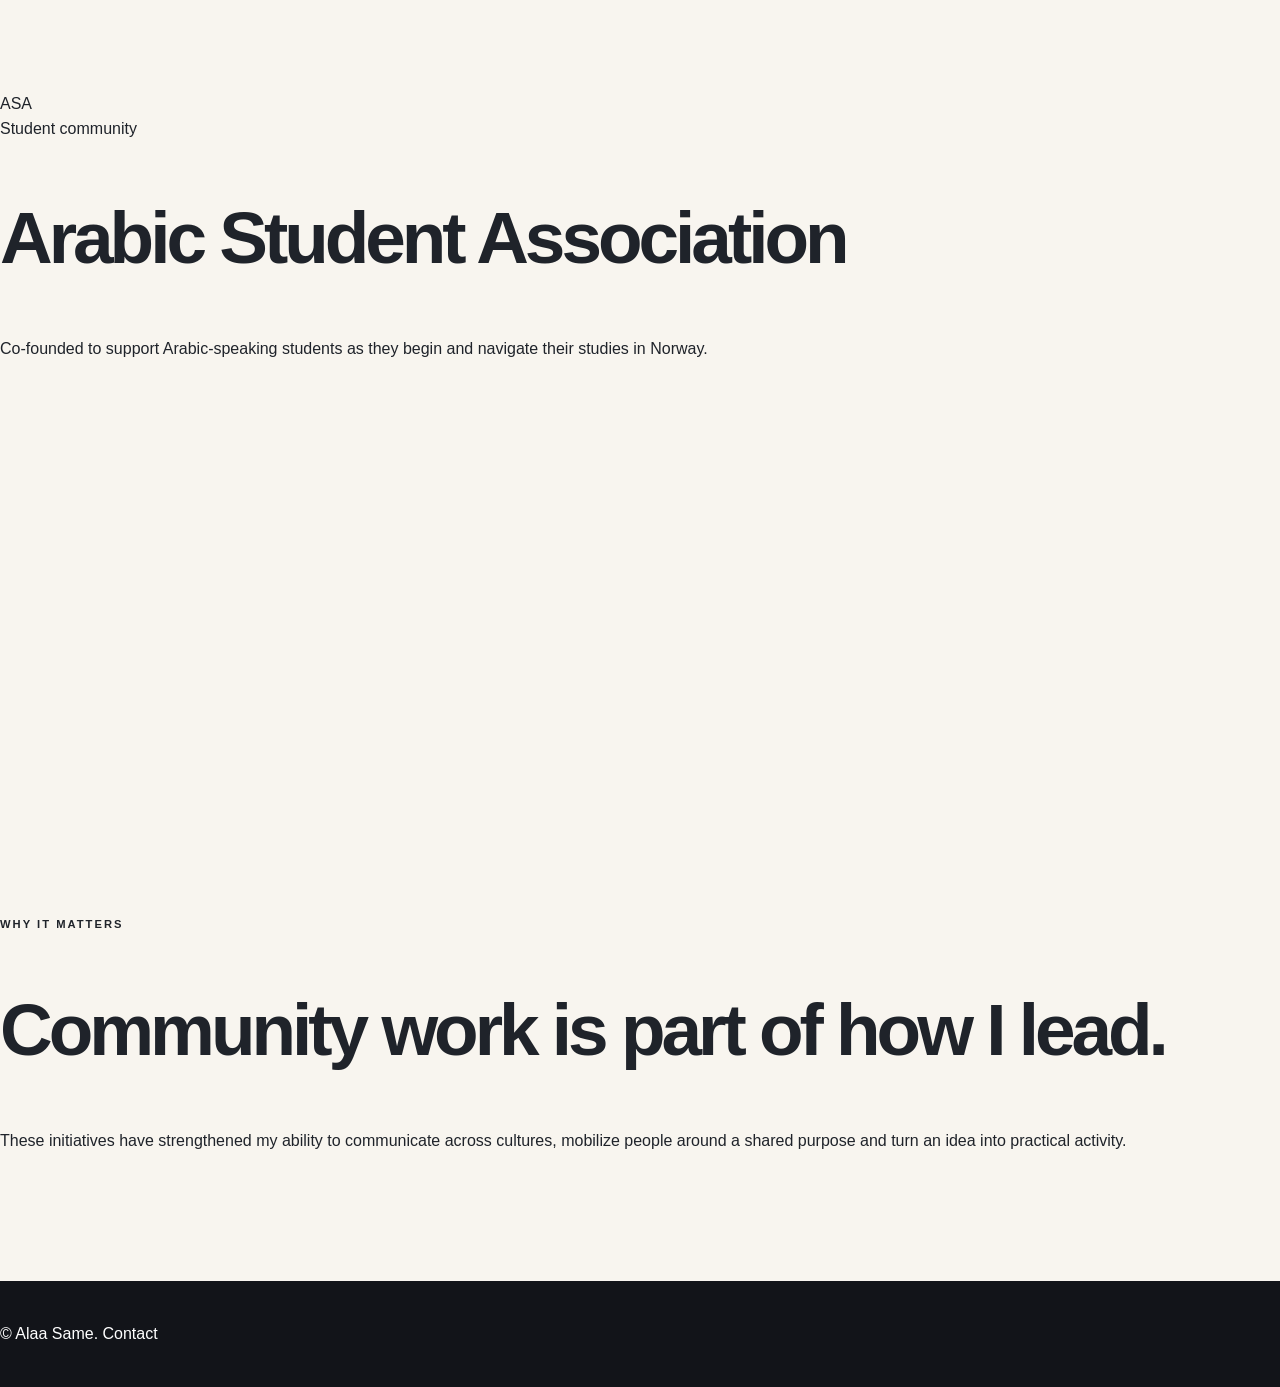
<file: media.html>
<!doctype html><html lang="en"><head><meta charset="utf-8"><meta name="viewport" content="width=device-width,initial-scale=1"><meta name="description" content="Community, media and creative initiatives by Alaa Same."><title>Media & Community | Alaa Same</title><link rel="stylesheet" href="assets/styles.css"><script defer src="assets/main.js"></script></head><body><header class="site-header"><div class="container nav-wrap"><a class="brand" href="index.html"><span>AS</span>Alaa Same</a><button class="menu-toggle" aria-expanded="false" aria-controls="primary-nav"><span></span><span></span><span></span></button><nav id="primary-nav" class="primary-nav"><a href="index.html">Home</a><a href="experience.html">Experience</a><a href="projects.html">Projects</a><a href="certifications.html">Certifications</a><a class="active" href="media.html">Media & Community</a><a href="insights.html">Insights</a><a class="nav-cta" href="contact.html">Contact</a></nav></div></header><main><section class="page-hero"><div class="container narrow"><p class="eyebrow">Beyond the workplace</p><h1>Communication that connects people and ideas.</h1><p>Community initiatives, media projects and stories that make room for understanding and action.</p></div></section><section class="section"><div class="container project-grid"><article class="story-card"><div class="project-art orange">C4H</div><span class="tag">Humanitarian</span><h2>Cycling4Hope</h2><p>A long-distance cycling initiative from Oslo toward Damascus, created to raise support for education projects in Syria.</p></article><article class="story-card"><div class="project-art purple">POD</div><span class="tag">Podcast</span><h2>Westerners Podcast</h2><p>An Arabic-language podcast inviting Western researchers of the Middle East to share experiences, research and perspectives.</p></article><article class="story-card"><div class="project-art teal">ASA</div><span class="tag">Student community</span><h2>Arabic Student Association</h2><p>Co-founded to support Arabic-speaking students as they begin and navigate their studies in Norway.</p></article></div></section><section class="section alt"><div class="container split"><div><p class="eyebrow">Why it matters</p><h2>Community work is part of how I lead.</h2></div><div class="prose"><p>These initiatives have strengthened my ability to communicate across cultures, mobilize people around a shared purpose and turn an idea into practical activity.</p></div></div></section></main><footer class="site-footer"><div class="container copyright">© <span data-year></span> Alaa Same. <a href="contact.html">Contact</a></div></footer></body></html>
</file>
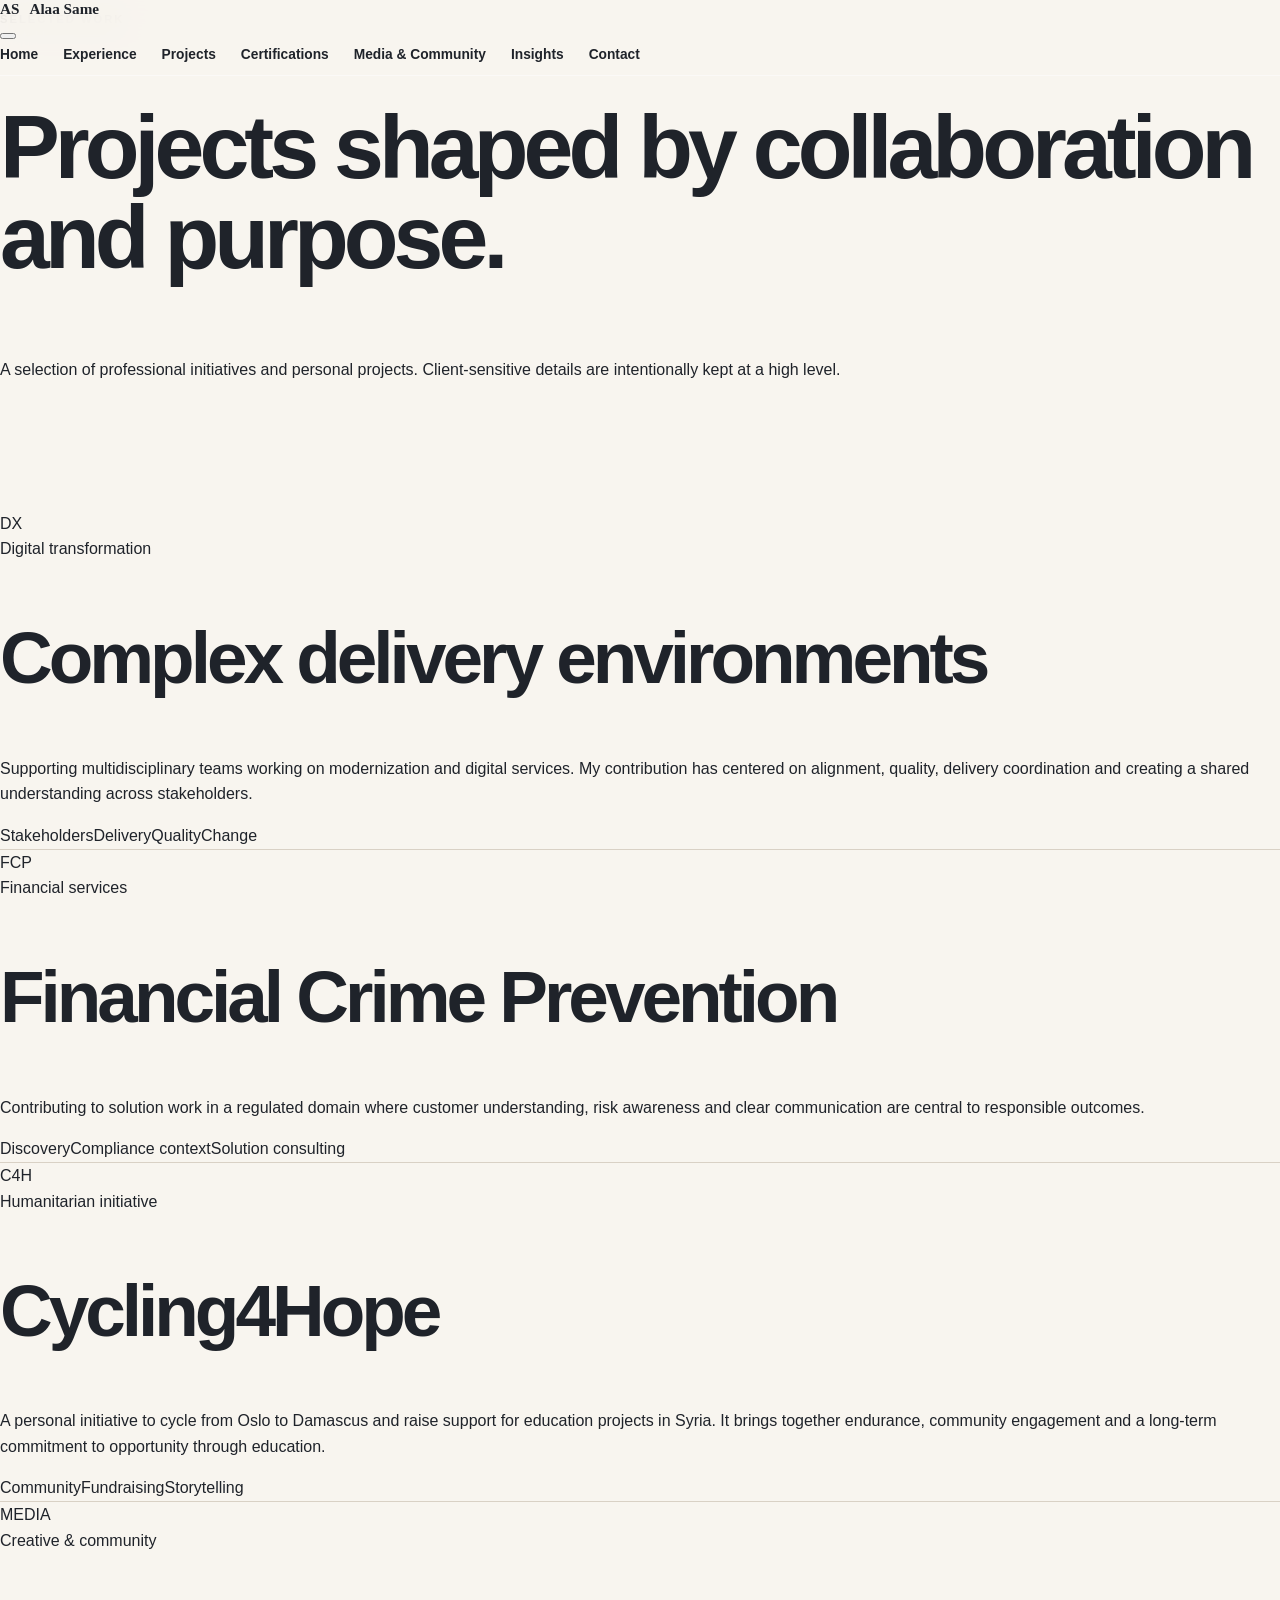
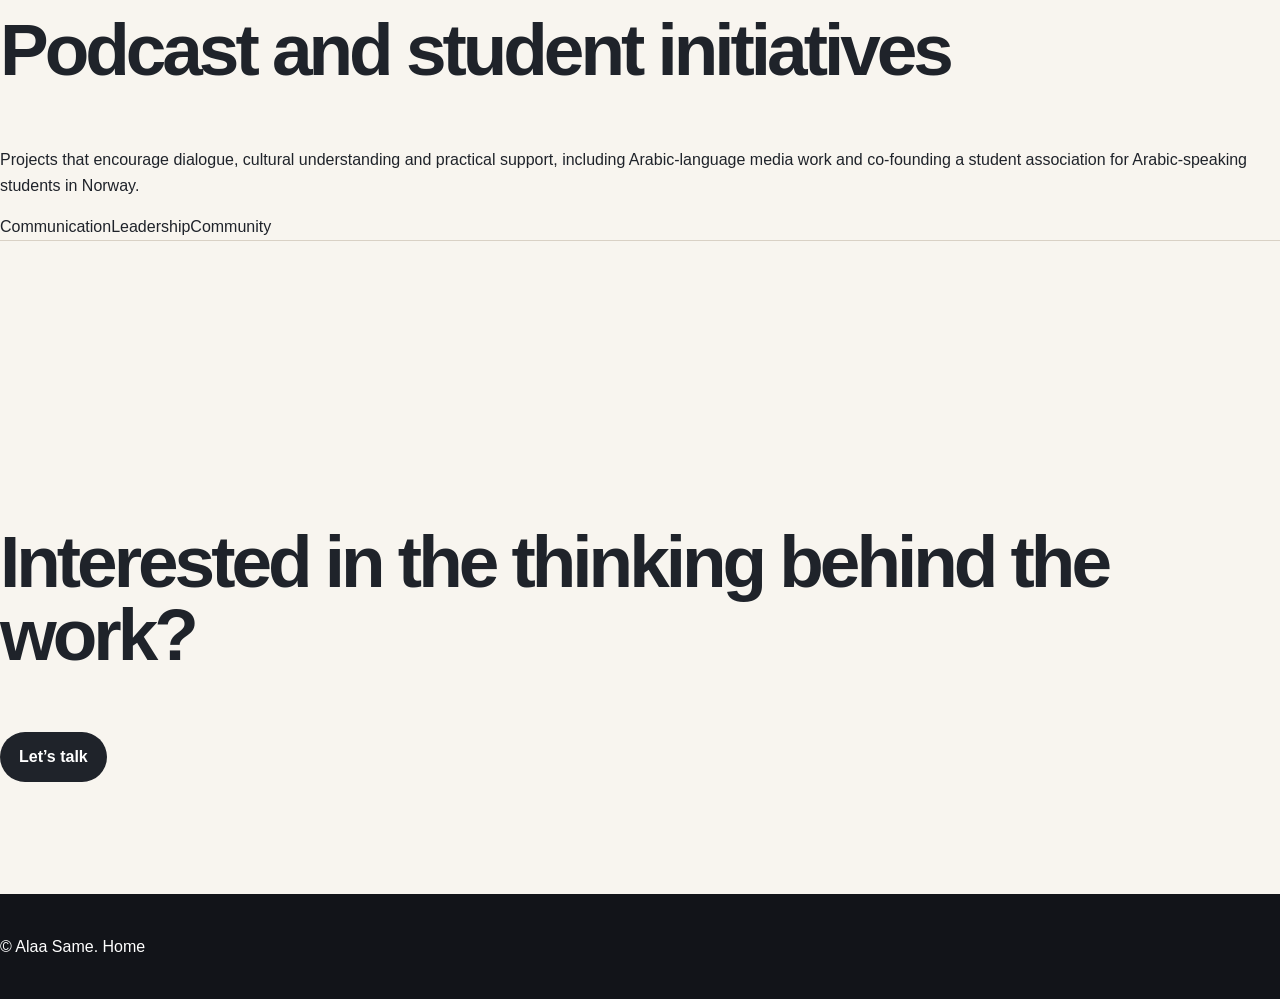
<file: projects.html>
<!doctype html><html lang="en"><head><meta charset="utf-8"><meta name="viewport" content="width=device-width,initial-scale=1"><meta name="description" content="Selected professional, humanitarian and creative projects by Alaa Same."><title>Projects | Alaa Same</title><link rel="stylesheet" href="assets/styles.css"><script defer src="assets/main.js"></script></head><body><header class="site-header"><div class="container nav-wrap"><a class="brand" href="index.html"><span>AS</span>Alaa Same</a><button class="menu-toggle" aria-expanded="false" aria-controls="primary-nav"><span></span><span></span><span></span></button><nav id="primary-nav" class="primary-nav"><a href="index.html">Home</a><a href="experience.html">Experience</a><a class="active" href="projects.html">Projects</a><a href="certifications.html">Certifications</a><a href="media.html">Media & Community</a><a href="insights.html">Insights</a><a class="nav-cta" href="contact.html">Contact</a></nav></div></header><main><section class="page-hero"><div class="container narrow"><p class="eyebrow">Selected work</p><h1>Projects shaped by collaboration and purpose.</h1><p>A selection of professional initiatives and personal projects. Client-sensitive details are intentionally kept at a high level.</p></div></section><section class="section"><div class="container case-list">
<article id="transformation" class="case"><div class="project-art blue large">DX</div><div><span class="tag">Digital transformation</span><h2>Complex delivery environments</h2><p>Supporting multidisciplinary teams working on modernization and digital services. My contribution has centered on alignment, quality, delivery coordination and creating a shared understanding across stakeholders.</p><div class="pill-row"><span>Stakeholders</span><span>Delivery</span><span>Quality</span><span>Change</span></div></div></article>
<article id="fcp" class="case reverse"><div class="project-art teal large">FCP</div><div><span class="tag">Financial services</span><h2>Financial Crime Prevention</h2><p>Contributing to solution work in a regulated domain where customer understanding, risk awareness and clear communication are central to responsible outcomes.</p><div class="pill-row"><span>Discovery</span><span>Compliance context</span><span>Solution consulting</span></div></div></article>
<article id="cycling4hope" class="case"><div class="project-art orange large">C4H</div><div><span class="tag">Humanitarian initiative</span><h2>Cycling4Hope</h2><p>A personal initiative to cycle from Oslo to Damascus and raise support for education projects in Syria. It brings together endurance, community engagement and a long-term commitment to opportunity through education.</p><div class="pill-row"><span>Community</span><span>Fundraising</span><span>Storytelling</span></div></div></article>
<article id="creative" class="case reverse"><div class="project-art purple large">MEDIA</div><div><span class="tag">Creative & community</span><h2>Podcast and student initiatives</h2><p>Projects that encourage dialogue, cultural understanding and practical support, including Arabic-language media work and co-founding a student association for Arabic-speaking students in Norway.</p><div class="pill-row"><span>Communication</span><span>Leadership</span><span>Community</span></div></div></article>
</div></section><section class="section cta"><div class="container cta-box"><div><h2>Interested in the thinking behind the work?</h2></div><a class="button primary" href="contact.html">Let’s talk</a></div></section></main><footer class="site-footer"><div class="container copyright">© <span data-year></span> Alaa Same. <a href="index.html">Home</a></div></footer></body></html>
</file>
<file: assets/styles.css>
:root{--sand:#f8f5ef;--sand2:#efe8db;--graphite:#1f232a;--rust:#c96a4a;--moss:#6f7b62;--gold:#d9a441;--cream:#fffdfa;--muted:#666b70;--line:#d9d1c5;--max:1240px}*{box-sizing:border-box}html{scroll-behavior:smooth}body{margin:0;background:var(--sand);color:var(--graphite);font:16px/1.6 "DM Sans",sans-serif;overflow-x:hidden}h1,h2,h3{font-family:Manrope,sans-serif;line-height:1;letter-spacing:-.055em}h1{font-size:clamp(3.5rem,7vw,7.15rem)}h2{font-size:clamp(2.8rem,5.7vw,5.8rem)}h3{font-size:1.55rem}a{color:inherit;text-decoration:none}img{display:block;width:100%;height:100%;object-fit:cover}.wrap{width:min(var(--max),calc(100% - 48px));margin:auto}.section{padding:112px 0}.eyebrow{text-transform:uppercase;letter-spacing:.18em;font-size:.7rem;font-weight:800}.rust{color:var(--rust)}.moss{color:var(--moss)}.gold{color:var(--gold)}header{position:fixed;inset:0 0 auto;height:76px;background:#f8f5efeb;backdrop-filter:blur(18px);z-index:50;border-bottom:1px solid #ffffff77}.nav{height:100%;display:flex;align-items:center;justify-content:space-between}.brand{display:flex;align-items:center;gap:10px;font:800 .95rem Manrope}.brand b{display:grid;place-items:center;width:36px;height:36px;border-radius:50%;background:var(--graphite);color:#fff;font-size:.7rem}nav{display:flex;gap:25px;align-items:center}nav a{font-size:.86rem;font-weight:700}.nav-contact{padding:8px 14px;border-radius:99px;background:var(--graphite);color:#fff}.menu{display:none}.hero{min-height:100svh;padding:122px 0 55px;position:relative;display:grid;align-items:center;background:linear-gradient(135deg,var(--sand) 0%,var(--sand) 66%,var(--sand2) 66%);overflow:hidden}.hero-grid{display:grid;grid-template-columns:1.05fr .72fr;gap:70px;align-items:center;position:relative;z-index:2}.hero h1{margin:14px 0 24px}.hero h1 em{font-style:normal;color:var(--rust)}.hero-line{font:600 clamp(1.15rem,2vw,1.55rem)/1.4 Manrope;max-width:690px}.roles{display:flex;gap:8px;flex-wrap:wrap;margin:25px 0}.roles span{padding:7px 11px;border:1px solid var(--line);border-radius:99px;font-size:.75rem;font-weight:800}.hero-actions{display:flex;gap:12px}.button{display:inline-flex;padding:12px 19px;border-radius:99px;font-weight:800;transition:.25s}.button:hover{transform:translateY(-3px)}.primary{background:var(--graphite);color:#fff}.quiet{border:1px solid var(--graphite)}.sand{background:var(--sand);color:var(--graphite)}.floating-portrait{margin:0;height:650px;position:relative;z-index:2}.floating-portrait img{object-position:center;border-radius:48% 48% 18px 18px;filter:grayscale(1) contrast(1.03);mix-blend-mode:multiply}.floating-portrait:after{content:'';position:absolute;left:8%;right:8%;bottom:-4px;height:33px;border-radius:50%;background:#6d62541f;filter:blur(16px);z-index:-1}.floating-portrait figcaption{position:absolute;left:-40px;bottom:32px;background:var(--cream);padding:12px 15px;border-radius:12px;box-shadow:0 16px 40px #4c443522;font-size:.77rem;font-weight:800}.floating-portrait i{display:inline-block;width:8px;height:8px;border-radius:50%;background:var(--moss);margin-right:7px}.shape{position:absolute;border-radius:50%;opacity:.55}.shape-a{width:510px;height:510px;right:-190px;top:-170px;border:1px solid var(--gold)}.shape-b{width:250px;height:250px;left:-100px;bottom:-110px;background:#c96a4a12}.glance{padding:40px 0;background:var(--graphite);color:#fff}.glance .eyebrow{color:#d9a441}.glance-track{display:grid;grid-template-columns:repeat(5,1fr);gap:10px}.glance article{padding:22px;border-left:1px solid #ffffff28}.glance strong{display:block;font:800 clamp(1.6rem,3vw,2.8rem) Manrope;color:var(--gold)}.glance span{color:#c8c8c5;font-size:.78rem}.section-head{display:grid;grid-template-columns:1fr .45fr;gap:70px;align-items:end;margin-bottom:50px}.section-head h2{margin:9px 0}.section-head>p{color:var(--muted);font-size:1.04rem}.work{background:var(--cream)}.cases{border-top:1px solid var(--line)}.case{border-bottom:1px solid var(--line)}.case button{width:100%;padding:26px 0;border:0;background:none;color:inherit;display:grid;grid-template-columns:.1fr 1fr .2fr auto;text-align:left;align-items:center;cursor:pointer}.case button>span{color:var(--rust);font-weight:800}.case small{color:var(--muted)}.case h3{margin:7px 0 0}.case button>b{text-align:right}.case button>i{font-size:2rem;margin-left:20px;transition:.25s}.detail{max-height:0;overflow:hidden;transition:.4s}.detail p{max-width:750px;color:var(--muted)}.detail>div{display:flex;gap:7px;padding-bottom:25px}.detail span,.topics span{padding:6px 10px;border-radius:99px;background:var(--sand2);font-size:.74rem;font-weight:800}.case.open .detail{max-height:220px}.case.open button>i{transform:rotate(45deg)}.cycling{background:var(--graphite);color:#fff}.invert>p{color:#c7c5c0}.story-swipe,.media-swipe{display:grid;grid-template-columns:repeat(3,1fr);gap:14px}.story-card{height:590px;margin:0;position:relative;overflow:hidden;cursor:zoom-in}.story-card img{transition:.6s}.story-card:hover img{transform:scale(1.04)}.story-card figcaption{position:absolute;inset:auto 0 0;padding:45px 22px 20px;background:linear-gradient(transparent,#111317dd)}.story-card figcaption span,.story-card figcaption b,.story-card figcaption small{display:block}.story-card figcaption span{color:var(--gold);font-weight:800}.story-card figcaption b{font:700 1.5rem Manrope}.story-card figcaption small{color:#d5d5d1}.swipe-hint{display:none}.cycling>.wrap>.button{margin-top:26px}.media{background:var(--sand)}.media-card{background:var(--cream);box-shadow:0 15px 40px #4d43331a}.media-card figure{height:310px;margin:0}.media-card .full-image img{object-fit:contain;background:var(--graphite)}.media-card>div{padding:23px}.media-card small{color:var(--rust);text-transform:uppercase;letter-spacing:.1em;font-weight:800}.media-card p{color:var(--muted)}.media-card a{color:var(--moss);font-weight:800}.dialogue{background:var(--moss);color:#fff}.dialogue-grid{display:grid;grid-template-columns:1fr 1fr;gap:75px;align-items:center}.dialogue h2{margin:10px 0}.dialogue blockquote{margin:30px 0;padding-left:20px;border-left:4px solid var(--gold);font:700 1.8rem/1.25 Manrope}.dialogue-copy>p{color:#f1f1eb}.topics{display:flex;flex-wrap:wrap;gap:7px;margin:23px 0}.topics span{background:#ffffff1f}.dialogue-photo{margin:0;height:560px;position:relative;cursor:zoom-in}.dialogue-photo img{object-fit:contain;background:#56614c}.dialogue-photo figcaption{position:absolute;right:12px;bottom:12px;padding:7px 10px;background:#1f232acc}.credentials{background:var(--cream)}.credentials-grid{display:grid;grid-template-columns:.9fr 1.1fr;gap:85px}.credentials-grid h2{margin:10px 0}.credentials-grid article{padding:20px 0;border-top:1px solid var(--line)}.credentials-grid article span{color:var(--rust);font-size:.76rem;font-weight:800}.credentials-grid h3{margin:8px 0}.credentials-grid p{color:var(--muted)}.badges{display:flex;flex-wrap:wrap;gap:7px}.badges b{padding:7px 10px;border:1px solid var(--line);border-radius:99px;font-size:.74rem}.contact{background:var(--graphite);color:#fff}.contact-grid{display:grid;grid-template-columns:1.15fr .85fr;gap:80px}.contact h2{margin:9px 0}.contact p{color:#cbcaca}.links a{display:flex;justify-content:space-between;gap:20px;padding:18px 0;border-bottom:1px solid #ffffff2c}.links span{color:#bcbdbf}.links b{color:var(--gold)}footer{padding:40px 0;background:#121419;color:#fff}footer .wrap{display:flex;justify-content:space-between}footer span,footer small{color:#96999e}.lightbox{display:none;position:fixed;inset:0;background:#0b0c0eee;z-index:100;place-items:center;padding:25px}.lightbox.open{display:grid}.lightbox img{max-width:94vw;max-height:88vh;width:auto;height:auto;object-fit:contain}.lightbox button{position:absolute;right:20px;top:13px;background:none;border:0;color:#fff;font-size:2.5rem}.reveal{opacity:0;transform:translateY(24px);transition:.7s}.reveal.in{opacity:1;transform:none}
@media(max-width:900px){nav{display:none;position:absolute;top:68px;left:18px;right:18px;background:var(--cream);padding:18px;flex-direction:column}.menu{display:block;border:0;background:none;font-weight:800}.nav.open nav{display:flex}.hero{background:var(--sand)}.hero-grid,.section-head,.dialogue-grid,.credentials-grid,.contact-grid{grid-template-columns:1fr}.floating-portrait{height:520px;max-width:500px;margin:-20px auto 0}.glance-track{grid-template-columns:repeat(3,1fr)}.story-swipe,.media-swipe{display:flex;overflow-x:auto;scroll-snap-type:x mandatory;gap:12px;padding-bottom:15px;scrollbar-width:none}.story-card,.media-card{flex:0 0 78vw;scroll-snap-align:center}.story-card{height:570px}.swipe-hint{display:block;color:#aaa59e;font-size:.78rem;margin-top:2px}.dark-hint{color:var(--muted)}}
@media(max-width:600px){.wrap{width:min(var(--max),calc(100% - 28px))}.section{padding:72px 0}header{height:68px}.hero{padding:96px 0 40px;min-height:auto}.hero-grid{gap:18px}.hero h1{font-size:3.6rem;margin-bottom:18px}.hero-line{font-size:1.08rem}.roles{margin:18px 0}.hero-actions{flex-direction:column}.button{justify-content:center}.floating-portrait{height:390px;width:92%;order:-1;margin:0 auto -15px}.floating-portrait img{border-radius:48% 48% 10px 10px;mix-blend-mode:multiply}.floating-portrait figcaption{left:4px;bottom:10px}.hero-copy{text-align:left}.glance{padding:30px 0}.glance-track{display:flex;overflow-x:auto;scroll-snap-type:x mandatory;margin-right:-14px;scrollbar-width:none}.glance article{flex:0 0 42vw;scroll-snap-align:start}.section-head{gap:8px}.case button{grid-template-columns:.12fr 1fr auto}.case button>b{display:none}.story-card,.media-card{flex-basis:86vw}.story-card{height:520px}.media-card figure{height:auto;aspect-ratio:16/10}.dialogue-photo{height:auto;aspect-ratio:16/11}.dialogue-photo img{object-fit:contain}.credentials-grid{gap:28px}.links a{flex-direction:column;gap:2px}footer .wrap{flex-direction:column;gap:8px}}
@media(prefers-reduced-motion:reduce){*{transition:none!important}.reveal{opacity:1;transform:none}}
</file>
